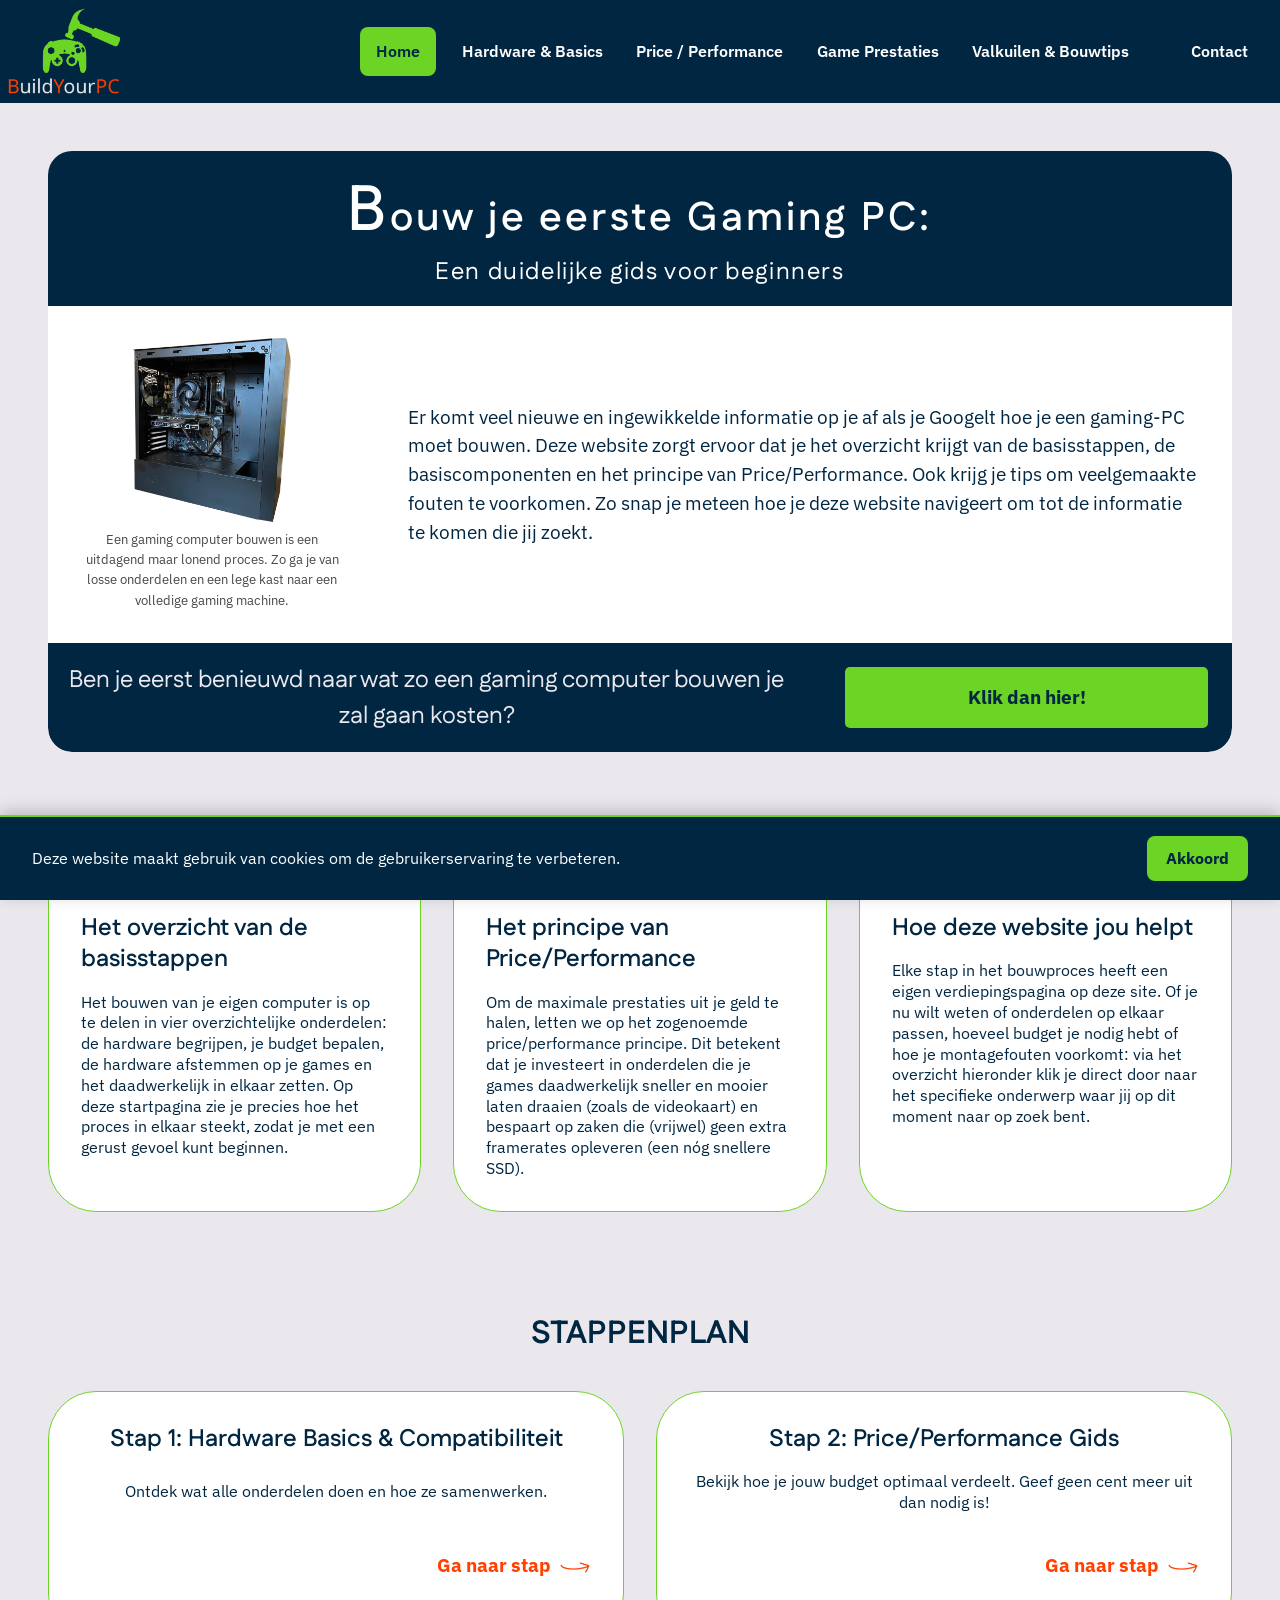
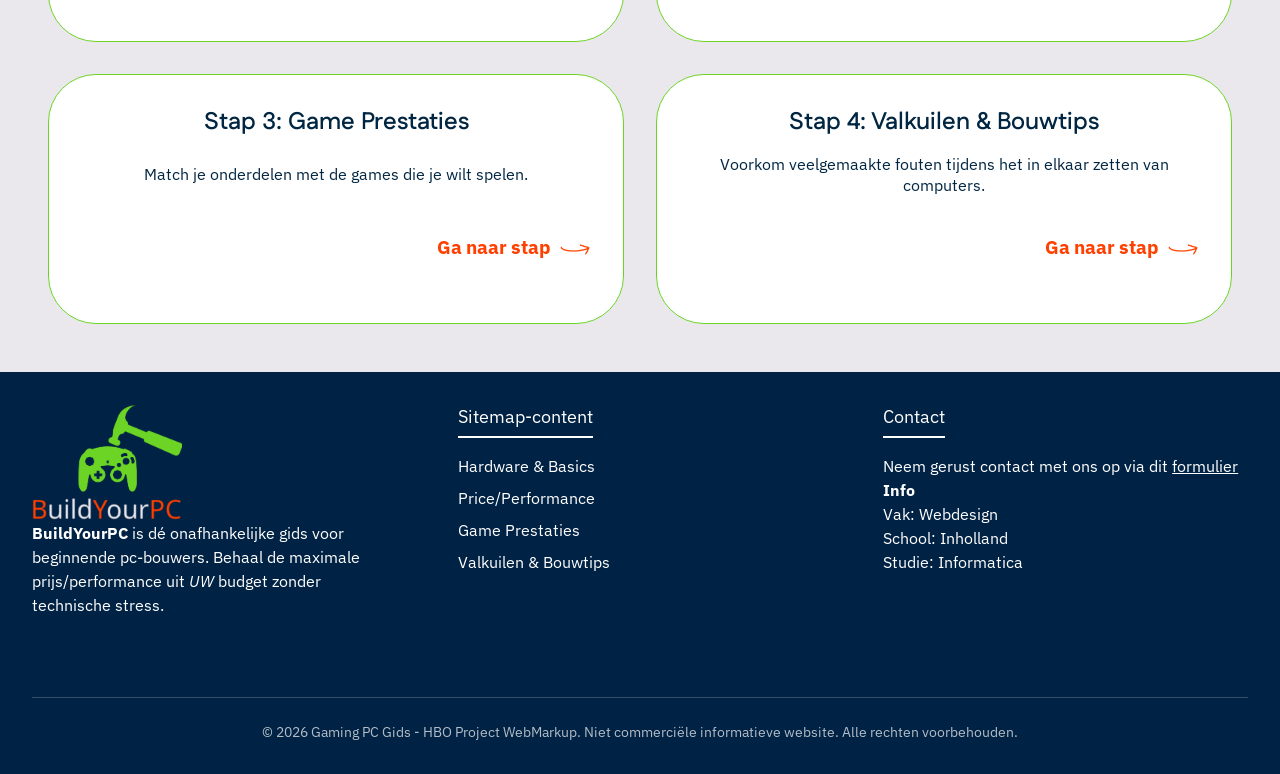
<file: index.html>
<!DOCTYPE html>
<html lang="nl">
    <head>
        <meta charset="UTF-8">
        <meta name="author" content="Caelin Waanders">
        <meta name="viewport" content="width=device-width, initial-scale=1.0">
        <meta name="description" content="BuildYourPC is dé onafhankelijke gids voor beginnende pc-bouwers. Leer de basis van hardware, compatibiliteit en bouw je eigen gaming-PC.">
        <meta name="keywords" content="gaming PC bouwen, pc samenstellen, hardware basis, pc gids, computer bouwen voor beginners">
        <title>BuildYourPC - Home</title>
        <link rel="stylesheet" type="text/css" href="css/style.css">
        <link rel="icon" type="image/png" href="./favicon-96x96.png" sizes="96x96">
        <link rel="icon" type="image/svg+xml" href="./favicon.svg">
        <link rel="shortcut icon" href="./favicon.ico">
        <link rel="apple-touch-icon" sizes="180x180" href="./apple-touch-icon.png">
        <link rel="manifest" href="./site.webmanifest">
        <link rel="preconnect" href="https://fonts.googleapis.com">
        <link rel="preconnect" href="https://fonts.gstatic.com" crossorigin>
        <link href="https://fonts.googleapis.com/css2?family=Fustat:wght@400;500;600;700&family=IBMPlexSans:wght@300;400;500;600;700&display=swap" rel="stylesheet">
    </head>
    <body>

        <header id="home" class="nav">
            <a href="index.html">
                <img src="./img/logo_cropped.png" alt="BuildYourPC Logo" title="Build Your PC">
            </a>
            
            <input type="checkbox" id="nav-toggle" class="sr-only nav-toggle-input">
            <label for="nav-toggle" class="hamburger-btn mobile-only">
                <span class="hamburger-icon"></span>
                <span class="hamburger-icon"></span>
                <span class="hamburger-icon"></span>
            </label>

            <nav class="nav-menu">
                <ul>
                    <li><a class="active" href="index.html">Home</a></li>
                    <li><a href="hardware.html">Hardware &amp; Basics</a></li>
                    <li><a href="price-performance.html">Price / Performance</a></li>
                    <li><a href="games.html">Game Prestaties</a></li>
                    <li><a href="bouwtips.html">Valkuilen &amp; Bouwtips</a></li>
                    <li><a class="contact" href="contact.html">Contact</a></li>
                </ul>
            </nav>
        </header>

        <main>
            <section class="hero-card">
                <header>
                    <h1>Bouw je eerste Gaming PC:</h1>
                    <h2>Een duidelijke gids voor beginners</h2>
                </header>
                <figure>
                    <img title="Reeds gebouwde gaming PC" src="img/pc_building.png" alt="Gaming PC bouwen" class="hero-image">
                    <figcaption>Een gaming computer bouwen is een uitdagend maar lonend proces. Zo ga je van losse onderdelen en een lege kast naar een volledige gaming machine.</figcaption>
                </figure>

                <p>
                    Er komt veel nieuwe en ingewikkelde informatie op je af als je Googelt hoe je een gaming-PC moet bouwen.
                    Deze website zorgt ervoor dat je het overzicht krijgt van de basisstappen, de basiscomponenten en het principe van Price/Performance.
                    Ook krijg je tips om veelgemaakte fouten te voorkomen.
                    Zo snap je meteen hoe je deze website navigeert om tot de informatie te komen die jij zoekt.
                </p>                
                <footer>
                    <h2>Ben je eerst benieuwd naar wat zo een gaming computer bouwen je zal gaan kosten?</h2>
                    <a href="price-performance.html" class="cta-button">Klik dan hier!</a>
                </footer>
            </section>

            <section class="info-homepage">
                <h2 class="sr-only">Informatie overzicht</h2>
                <article class="homepage-card">
                    <img src="img/info.svg" alt="Informatie icoon" class="info" title="Basisstappen">
                    <h2>Het overzicht van de basisstappen</h2>
                    <p>Het bouwen van je eigen computer is op te delen in vier overzichtelijke onderdelen: de hardware begrijpen, je budget bepalen, de hardware afstemmen op je games en het daadwerkelijk in elkaar zetten. Op deze startpagina zie je precies hoe het proces in elkaar steekt, zodat je met een gerust gevoel kunt beginnen.</p>
                </article>

                <article class="homepage-card">
                    <img src="img/info.svg" alt="Price/Performance icoon" class="info" title="Price/Performance">
                    <h2>Het principe van Price/Performance</h2>
                    <p>Om de maximale prestaties uit je geld te halen, letten we op het zogenoemde price/performance principe. Dit betekent dat je investeert in onderdelen die je games daadwerkelijk sneller en mooier laten draaien (zoals de videokaart) en bespaart op zaken die (vrijwel) geen extra framerates opleveren (een nóg snellere SSD).</p>
                </article>

                <article class="homepage-card">
                    <img src="img/info.svg" alt="Hulp icoon" class="info" title="Hoe de site werkt">
                    <h2>Hoe deze website jou helpt</h2>
                    <p>Elke stap in het bouwproces heeft een eigen verdiepingspagina op deze site. Of je nu wilt weten of onderdelen op elkaar passen, hoeveel budget je nodig hebt of hoe je montagefouten voorkomt: via het overzicht hieronder klik je direct door naar het specifieke onderwerp waar jij op dit moment naar op zoek bent.</p>
                </article>
            </section>

            <section class="stappenplan">
                <h2>STAPPENPLAN</h2>
                <section class="stappen-grid">
                    <h3 class="sr-only">Stappenoverzicht</h3>
                    <article class="stap-card">
                        <h3>Stap 1: Hardware Basics &amp; Compatibiliteit</h3>
                        <p>Ontdek wat alle onderdelen doen en hoe ze samenwerken.</p>
                        <a href="hardware.html">Ga naar stap <img src="img/arrow4flip.png" alt="Pijl naar rechts" title="Naar Hardware en Basics"></a>
                    </article>

                    <article class="stap-card">
                        <h3>Stap 2: Price/Performance Gids</h3>
                        <p>Bekijk hoe je jouw budget optimaal verdeelt. Geef geen cent meer uit dan nodig is!</p>
                        <a href="price-performance.html">Ga naar stap <img src="img/arrow4flip.png" alt="Pijl naar rechts" title="Naar Price/performance"></a>
                    </article>

                    <article class="stap-card">
                        <h3>Stap 3: Game Prestaties</h3>
                        <p>Match je onderdelen met de games die je wilt spelen.</p>
                        <a href="games.html">Ga naar stap <img src="img/arrow4flip.png" alt="Pijl naar rechts" title="Naar Game Prestaties"></a>
                    </article>

                    <article class="stap-card">
                        <h3>Stap 4: Valkuilen &amp; Bouwtips</h3>
                        <p>Voorkom veelgemaakte fouten tijdens het in elkaar zetten van computers.</p>
                        <a href="bouwtips.html">Ga naar stap <img src="img/arrow4flip.png" alt="Pijl naar rechts" title="Naar Bouwtips en Valkuilen"></a>
                    </article>
                </section>
            </section>
        </main>

        <aside class="back-to-top">
            <a href="#home">Back to top</a>
        </aside>
        
        <footer>
            <section class="footer-col">
                <h2 class="sr-only">Over BuildYourPC</h2>
                <figure>
                    <a href="index.html">
                        <img src="./img/logo_cropped.png" alt="BuildYourPC Logo" title="Build Your PC">
                    </a>
                </figure>
                <p class="desktop-only"><strong>BuildYourPC</strong> is dé onafhankelijke gids voor beginnende pc-bouwers. Behaal de maximale prijs/performance uit <em>UW</em> budget zonder technische stress.</p>
            </section>

            <section class="footer-col desktop-only">
                <h3>Sitemap-content</h3>
                <ul class="footer-nav">
                    <li><a href="hardware.html">Hardware &amp; Basics</a></li>
                    <li><a href="price-performance.html">Price/Performance</a></li>
                    <li><a href="games.html">Game Prestaties</a></li>
                    <li><a href="bouwtips.html">Valkuilen &amp; Bouwtips</a></li>
                </ul>
            </section>

            <section class="footer-col desktop-only">
                <h3>Contact</h3>
                <p>Neem gerust contact met ons op via dit <a href="formulier.html">formulier</a></p>
                <p><strong>Info</strong></p>
                <p>Vak: Webdesign</p>
                <p>School: Inholland</p>
                <p>Studie: Informatica</p>
            </section>
            
            <section class="footer-bottom">
                <h2 class="sr-only">Copyright en Disclaimer</h2>
                <p>&copy; 2026 Gaming PC Gids - HBO Project WebMarkup. Niet commerciële informatieve website. Alle rechten voorbehouden.</p>
            </section>
        </footer>

        <input type="checkbox" id="cookie-accept" class="sr-only cookie-toggle-input">

        <aside class="cookie-banner">
            <p>Deze website maakt gebruik van cookies om de gebruikerservaring te verbeteren.</p>
            <label for="cookie-accept" class="cookie-btn">Akkoord</label>
        </aside>
    </body>
</html>
</file>
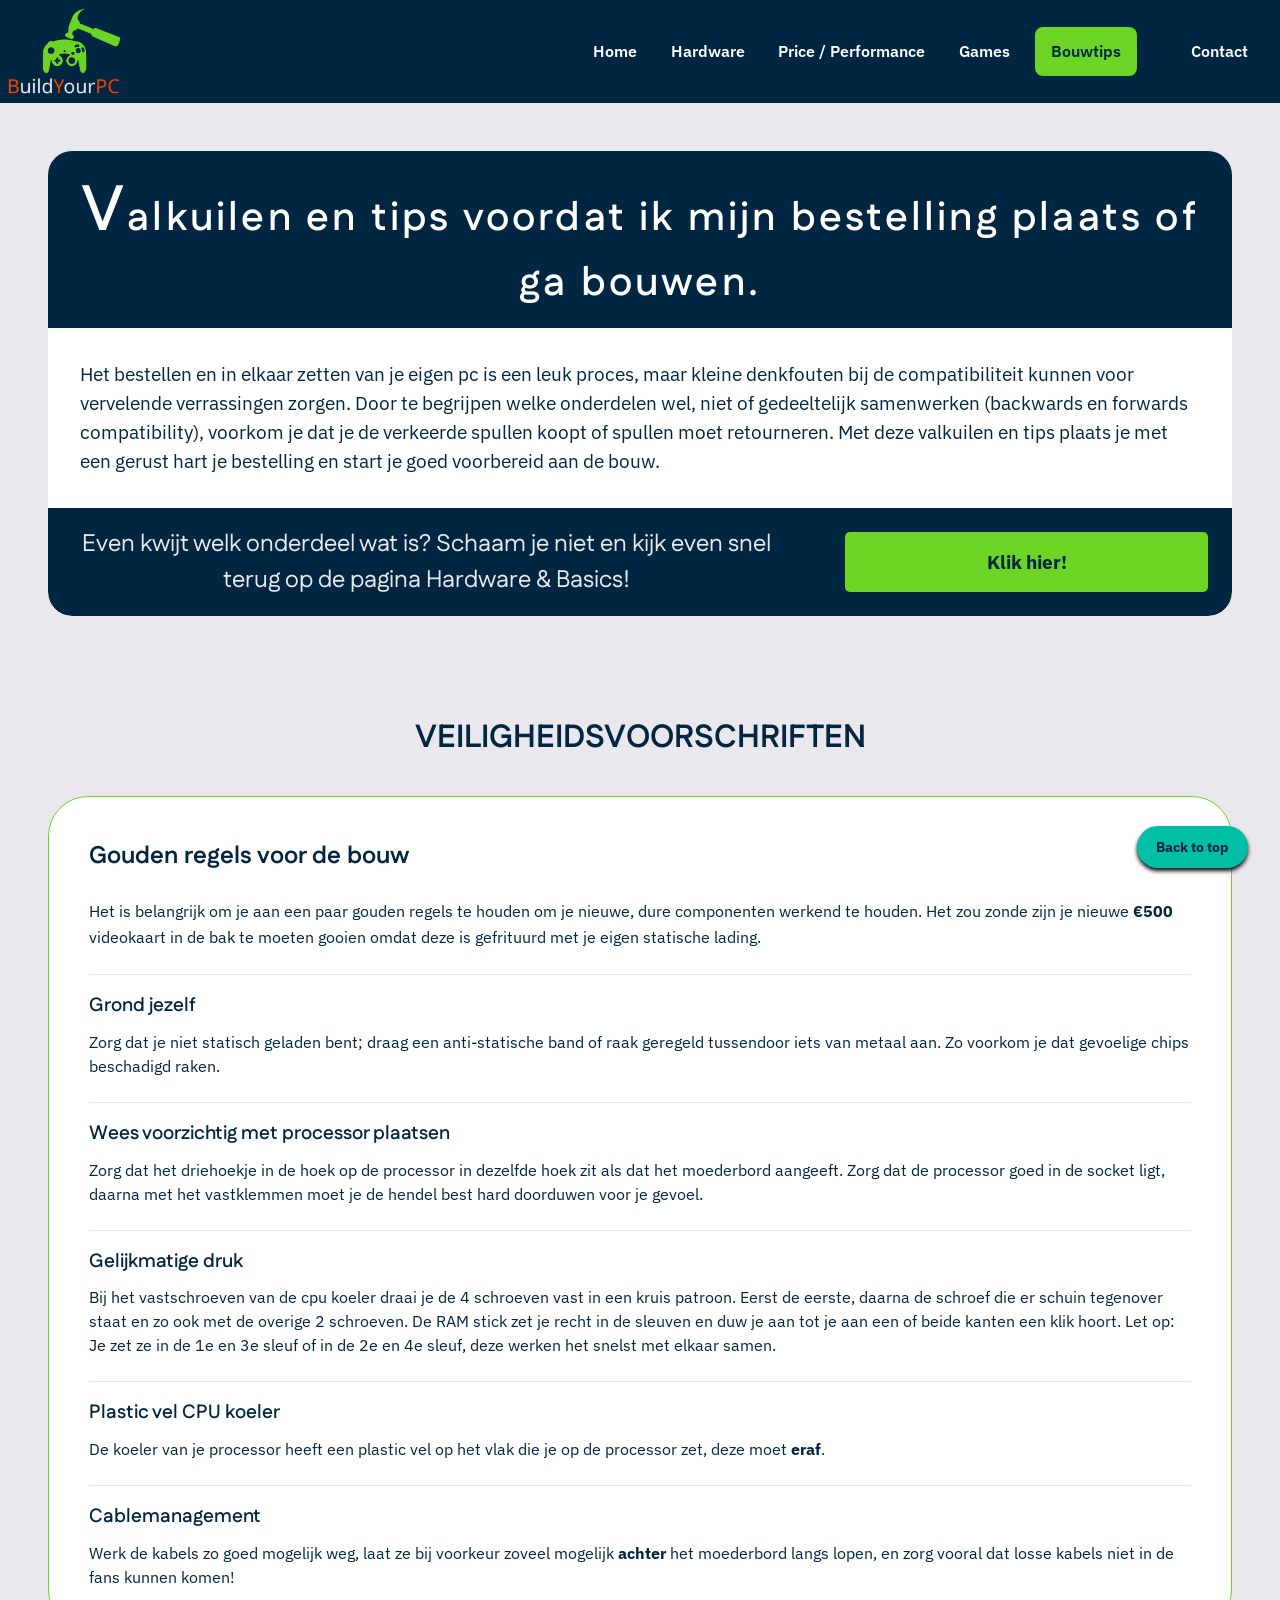
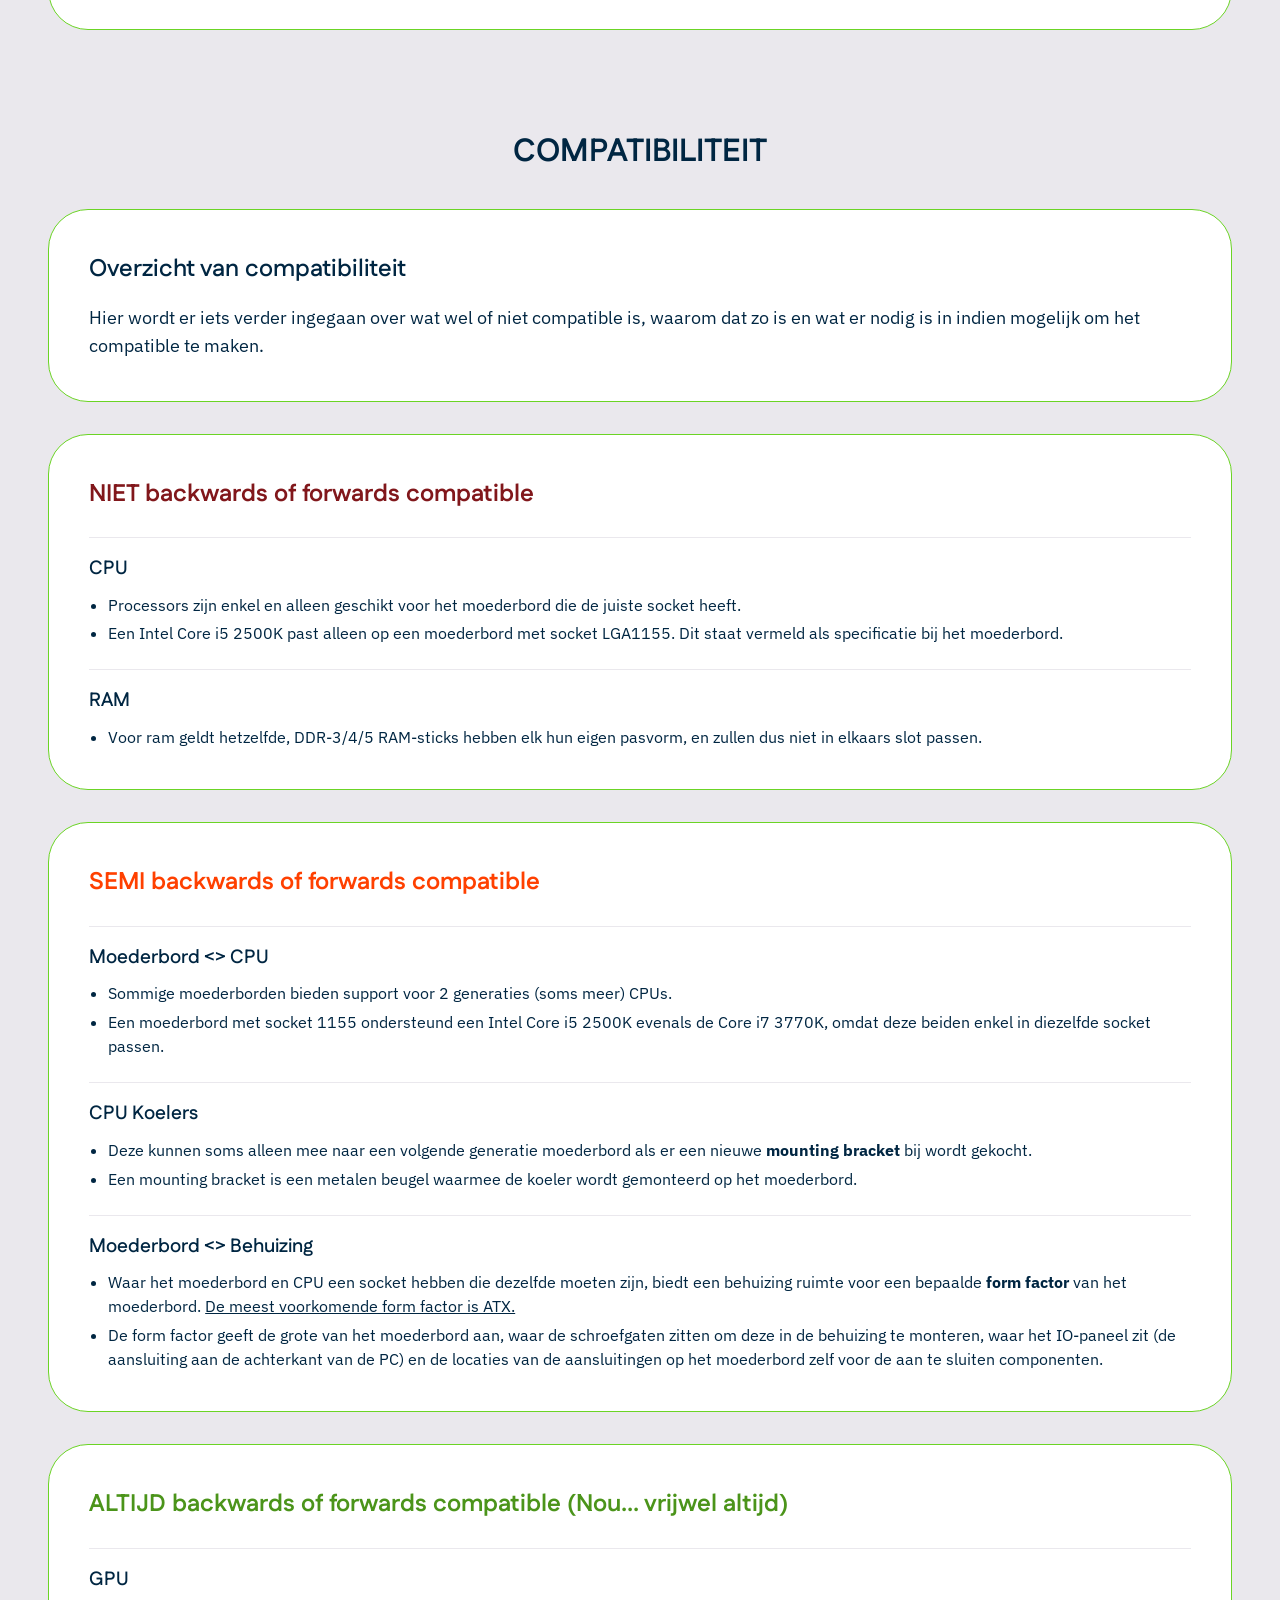
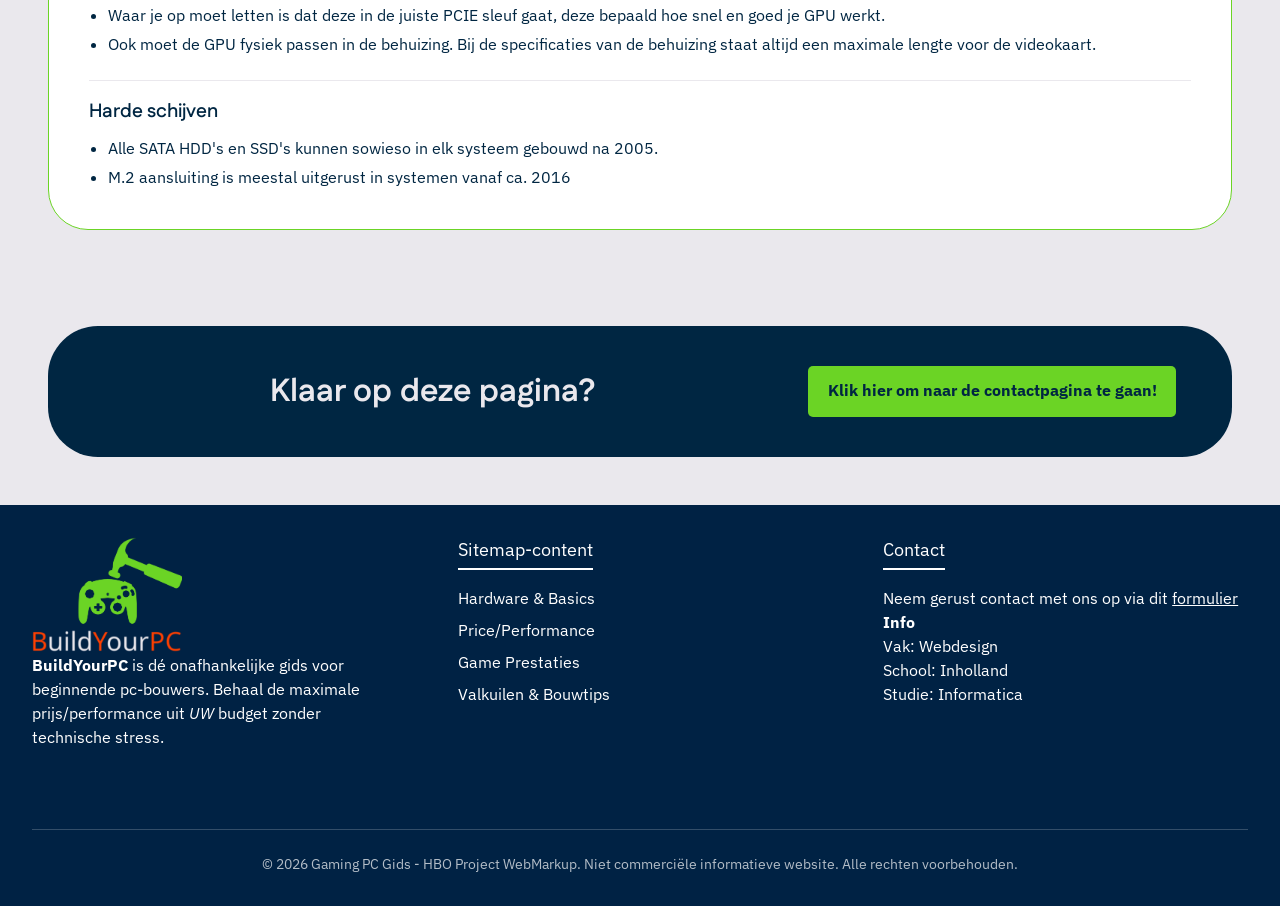
<file: bouwtips.html>
<!DOCTYPE html>
<html lang="nl">
    <head>
        <meta charset="UTF-8">
        <meta name="viewport" content="width=device-width, initial-scale=1.0">
        <meta name="author" content="Caelin Waanders">
        <meta name="description" content="Voorkom veelgemaakte fouten bij het bestellen en bouwen van je pc. Handige tips over statische elektriciteit, compatibiliteit en veilig bouwen.">
        <meta name="keywords" content="bouwtips, pc bouwen valkuilen, compatibiliteit cpu moederbord, antistatisch bandje, pc montage tips">
        <title>BuildYourPC - Valkuilen &amp; Bouwtips</title>
        <link rel="stylesheet" type="text/css" href="css/style.css">
        <link rel="icon" type="image/png" href="./favicon-96x96.png" sizes="96x96">
        <link rel="icon" type="image/svg+xml" href="./favicon.svg">
        <link rel="shortcut icon" href="./favicon.ico">
        <link rel="apple-touch-icon" sizes="180x180" href="./apple-touch-icon.png">
        <link rel="manifest" href="./site.webmanifest">
        <link rel="preconnect" href="https://fonts.googleapis.com">
        <link rel="preconnect" href="https://fonts.gstatic.com" crossorigin>
        <link href="https://fonts.googleapis.com/css2?family=Fustat:wght@400;500;600;700&family=IBMPlexSans:wght@300;400;500;600;700&display=swap" rel="stylesheet">
    </head>
    <body>

        <header id="home" class="nav">
            <a href="index.html">
                <img src="./img/logo_cropped.png" alt="BuildYourPC Logo" title="Build Your PC">
            </a>

            <input type="checkbox" id="nav-toggle" class="sr-only nav-toggle-input">
            <label for="nav-toggle" class="hamburger-btn mobile-only">
                <span class="hamburger-icon"></span>
                <span class="hamburger-icon"></span>
                <span class="hamburger-icon"></span>
            </label>

            <nav class="nav-menu">
                <ul>
                    <li><a href="index.html">Home</a></li>
                    <li><a href="hardware.html">Hardware</a></li>
                    <li><a href="price-performance.html">Price / Performance</a></li>
                    <li><a href="games.html">Games</a></li>
                    <li><a class="active" href="bouwtips.html">Bouwtips</a></li>
                    <li><a class="contact" href="contact.html">Contact</a></li>
                </ul>
            </nav>
        </header>

        <main>
            <section class="hero-card">
                <header>
                    <h1>Valkuilen en tips voordat ik mijn bestelling plaats of ga bouwen.</h1>
                </header>
                <p>
                    Het bestellen en in elkaar zetten van je eigen pc is een leuk proces, maar kleine denkfouten bij de compatibiliteit kunnen voor vervelende verrassingen zorgen.
                    Door te begrijpen welke onderdelen wel, niet of gedeeltelijk samenwerken (backwards en forwards compatibility), voorkom je dat je de verkeerde spullen koopt of spullen moet retourneren. Met deze valkuilen en tips plaats je met een gerust hart je bestelling en start je goed voorbereid aan de bouw.
                </p>
                <footer>
                    <h2>Even kwijt welk onderdeel wat is? Schaam je niet en kijk even snel terug op de pagina Hardware &amp; Basics!</h2>
                    <a href="hardware.html" class="cta-button">Klik hier!</a>
                </footer>
            </section>

            <section class="cards-section">
                <h2>veiligheidsvoorschriften</h2>

                <section class="compat-stack">
                    <h3 class="sr-only">Veiligheid en regels</h3>
                    <article class="bouwtips-card">
                        <h3>Gouden regels voor de bouw</h3>
                        <p>
                            Het is belangrijk om je aan een paar gouden regels te houden om je nieuwe, dure componenten werkend te houden. Het zou zonde zijn je nieuwe <strong>&euro;500</strong> videokaart in de bak te moeten gooien omdat deze is gefrituurd met je eigen statische lading.
                        </p>

                        <section class="bouwtips-sub-stack">
                            <h4 class="sr-only">Lijst van gouden regels</h4>
                            <article class="bouwtips-item">
                                <h4>Grond jezelf</h4>
                                <p>Zorg dat je niet statisch geladen bent; draag een anti-statische band of raak geregeld tussendoor iets van metaal aan. Zo voorkom je dat gevoelige chips beschadigd raken.</p>
                            </article>

                            <article class="bouwtips-item">
                                <h4>Wees voorzichtig met processor plaatsen</h4>
                                <p>Zorg dat het driehoekje in de hoek op de processor in dezelfde hoek zit als dat het moederbord aangeeft. Zorg dat de processor goed in de socket ligt, daarna met het vastklemmen moet je de hendel best hard doorduwen voor je gevoel.</p>
                            </article>

                            <article class="bouwtips-item">
                                <h4>Gelijkmatige druk</h4>
                                <p>Bij het vastschroeven van de cpu koeler draai je de 4 schroeven vast in een kruis patroon. Eerst de eerste, daarna de schroef die er schuin tegenover staat en zo ook met de overige 2 schroeven. De RAM stick zet je recht in de sleuven en duw je aan tot je aan een of beide kanten een klik hoort. Let op: Je zet ze in de 1e en 3e sleuf of in de 2e en 4e sleuf, deze werken het snelst met elkaar samen.</p>
                            </article>

                            <article class="bouwtips-item">
                                <h4>Plastic vel CPU koeler</h4>
                                <p>De koeler van je processor heeft een plastic vel op het vlak die je op de processor zet, deze moet <strong>eraf</strong>.</p>
                            </article>

                            <article class="bouwtips-item">
                                <h4>Cablemanagement</h4>
                                <p>Werk de kabels zo goed mogelijk weg, laat ze bij voorkeur zoveel mogelijk <strong>achter</strong> het moederbord langs lopen, en zorg vooral dat losse kabels niet in de fans kunnen komen!</p>
                            </article>
                        </section>
                    </article>
                </section>
            </section>
            
            <section class="cards-section">
                <h2>compatibiliteit</h2>

                <section class="compat-stack">
                    <h3 class="sr-only">Compatibiliteit categorieën</h3>
                    <article class="compat-card">
                        <h3>Overzicht van compatibiliteit</h3>
                        <p>Hier wordt er iets verder ingegaan over wat wel of niet compatible is, waarom dat zo is en wat er nodig is in indien mogelijk om het compatible te maken.</p>
                    </article>

                    <article class="bouwtips-card">
                        <h3 class="label-niet">NIET backwards of forwards compatible</h3>
                        <section class="bouwtips-sub-stack">
                            <h4 class="sr-only">Niet compatible onderdelen</h4>
                            <article class="bouwtips-item">
                                <h4>CPU</h4>
                                <ul>
                                    <li>Processors zijn enkel en alleen geschikt voor het moederbord die de juiste socket heeft.</li>
                                    <li>Een Intel Core i5 2500K past alleen op een moederbord met socket LGA1155. Dit staat vermeld als specificatie bij het moederbord.</li>
                                </ul>
                            </article>
                            <article class="bouwtips-item">
                                <h4>RAM</h4>
                                <ul>
                                    <li>Voor ram geldt hetzelfde, DDR-3/4/5 RAM-sticks hebben elk hun eigen pasvorm, en zullen dus niet in elkaars slot passen.</li>
                                </ul>
                            </article>
                        </section>
                    </article>

                    <article class="bouwtips-card">
                        <h3 class="label-semi">SEMI backwards of forwards compatible</h3>
                        <section class="bouwtips-sub-stack">
                            <h4 class="sr-only">Semi compatible onderdelen</h4>
                            <article class="bouwtips-item">
                                <h4>Moederbord &lt;&gt; CPU</h4>
                                <ul>
                                    <li>Sommige moederborden bieden support voor 2 generaties (soms meer) CPUs.</li>
                                    <li>Een moederbord met socket 1155 ondersteund een Intel Core i5 2500K evenals de Core i7 3770K, omdat deze beiden enkel in diezelfde socket passen.</li>
                                </ul>
                            </article>
                            <article class="bouwtips-item">
                                <h4>CPU Koelers</h4>
                                <ul>
                                    <li>Deze kunnen soms alleen mee naar een volgende generatie moederbord als er een nieuwe <strong>mounting bracket</strong> bij wordt gekocht.</li>
                                    <li>Een mounting bracket is een metalen beugel waarmee de koeler wordt gemonteerd op het moederbord.</li>
                                </ul>
                            </article>
                            <article class="bouwtips-item">
                                <h4>Moederbord &lt;&gt; Behuizing</h4>
                                <ul>
                                    <li>Waar het moederbord en CPU een socket hebben die dezelfde moeten zijn, biedt een behuizing ruimte voor een bepaalde <strong>form factor</strong> van het moederbord. <em class="underline">De meest voorkomende form factor is ATX.</em></li>
                                    <li>De form factor geeft de grote van het moederbord aan, waar de schroefgaten zitten om deze in de behuizing te monteren, waar het IO-paneel zit (de aansluiting aan de achterkant van de PC) en de locaties van de aansluitingen op het moederbord zelf voor de aan te sluiten componenten.</li>
                                </ul>
                            </article>
                        </section>
                    </article>

                    <article class="bouwtips-card">
                        <h3 class="label-altijd">ALTIJD backwards of forwards compatible (Nou... vrijwel altijd)</h3>
                        <section class="bouwtips-sub-stack">
                            <h4 class="sr-only">Vrijwel altijd compatible onderdelen</h4>
                            <article class="bouwtips-item">
                                <h4>GPU</h4>
                                <ul>
                                    <li>Waar je op moet letten is dat deze in de juiste PCIE sleuf gaat, deze bepaald hoe snel en goed je GPU werkt.</li>
                                    <li>Ook moet de GPU fysiek passen in de behuizing. Bij de specificaties van de behuizing staat altijd een maximale lengte voor de videokaart.</li>
                                </ul>
                            </article>
                            <article class="bouwtips-item">
                                <h4>Harde schijven</h4>
                                <ul>
                                    <li>Alle SATA HDD's en SSD's kunnen sowieso in elk systeem gebouwd na 2005.</li>
                                    <li>M.2 aansluiting is meestal uitgerust in systemen vanaf ca. 2016</li>
                                </ul>
                            </article>
                        </section>
                    </article>
                </section>
            </section>

            <section class="page-cta-banner">
                <h2>Klaar op deze pagina?</h2>
                <a href="contact.html" class="cta-button">Klik hier om naar de contactpagina te gaan!</a>
            </section>
        </main>

        <aside class="back-to-top">
            <a href="#home">Back to top</a>
        </aside>

        <footer>
            <section class="footer-col">
                <h2 class="sr-only">Over BuildYourPC</h2>
                <figure>
                    <a href="index.html#home">
                        <img src="./img/logo_cropped.png" alt="BuildYourPC Logo" title="Build Your PC">
                    </a>
                </figure>
                <p class="desktop-only"><strong>BuildYourPC</strong> is dé onafhankelijke gids voor beginnende pc-bouwers. Behaal de maximale prijs/performance uit <em>UW</em> budget zonder technische stress.</p>
            </section>

            <section class="footer-col desktop-only">
                <h3>Sitemap-content</h3>
                <ul class="footer-nav">
                    <li><a href="hardware.html">Hardware &amp; Basics</a></li>
                    <li><a href="price-performance.html">Price/Performance</a></li>
                    <li><a href="games.html">Game Prestaties</a></li>
                    <li><a href="bouwtips.html">Valkuilen &amp; Bouwtips</a></li>
                </ul>
            </section>

            <section class="footer-col desktop-only">
                <h3>Contact</h3>
                <p>Neem gerust contact met ons op via dit <a href="formulier.html">formulier</a></p>
                <p><strong>Info</strong></p>
                <p>Vak: Webdesign</p>
                <p>School: Inholland</p>
                <p>Studie: Informatica</p>
            </section>

            <section class="footer-bottom">
                <h2 class="sr-only">Copyright en Disclaimer</h2>
                <p>&copy; 2026 Gaming PC Gids - HBO Project WebMarkup. Niet commerciële informatieve website. Alle rechten voorbehouden.</p>
            </section>
        </footer>

    </body>
</html>
</file>
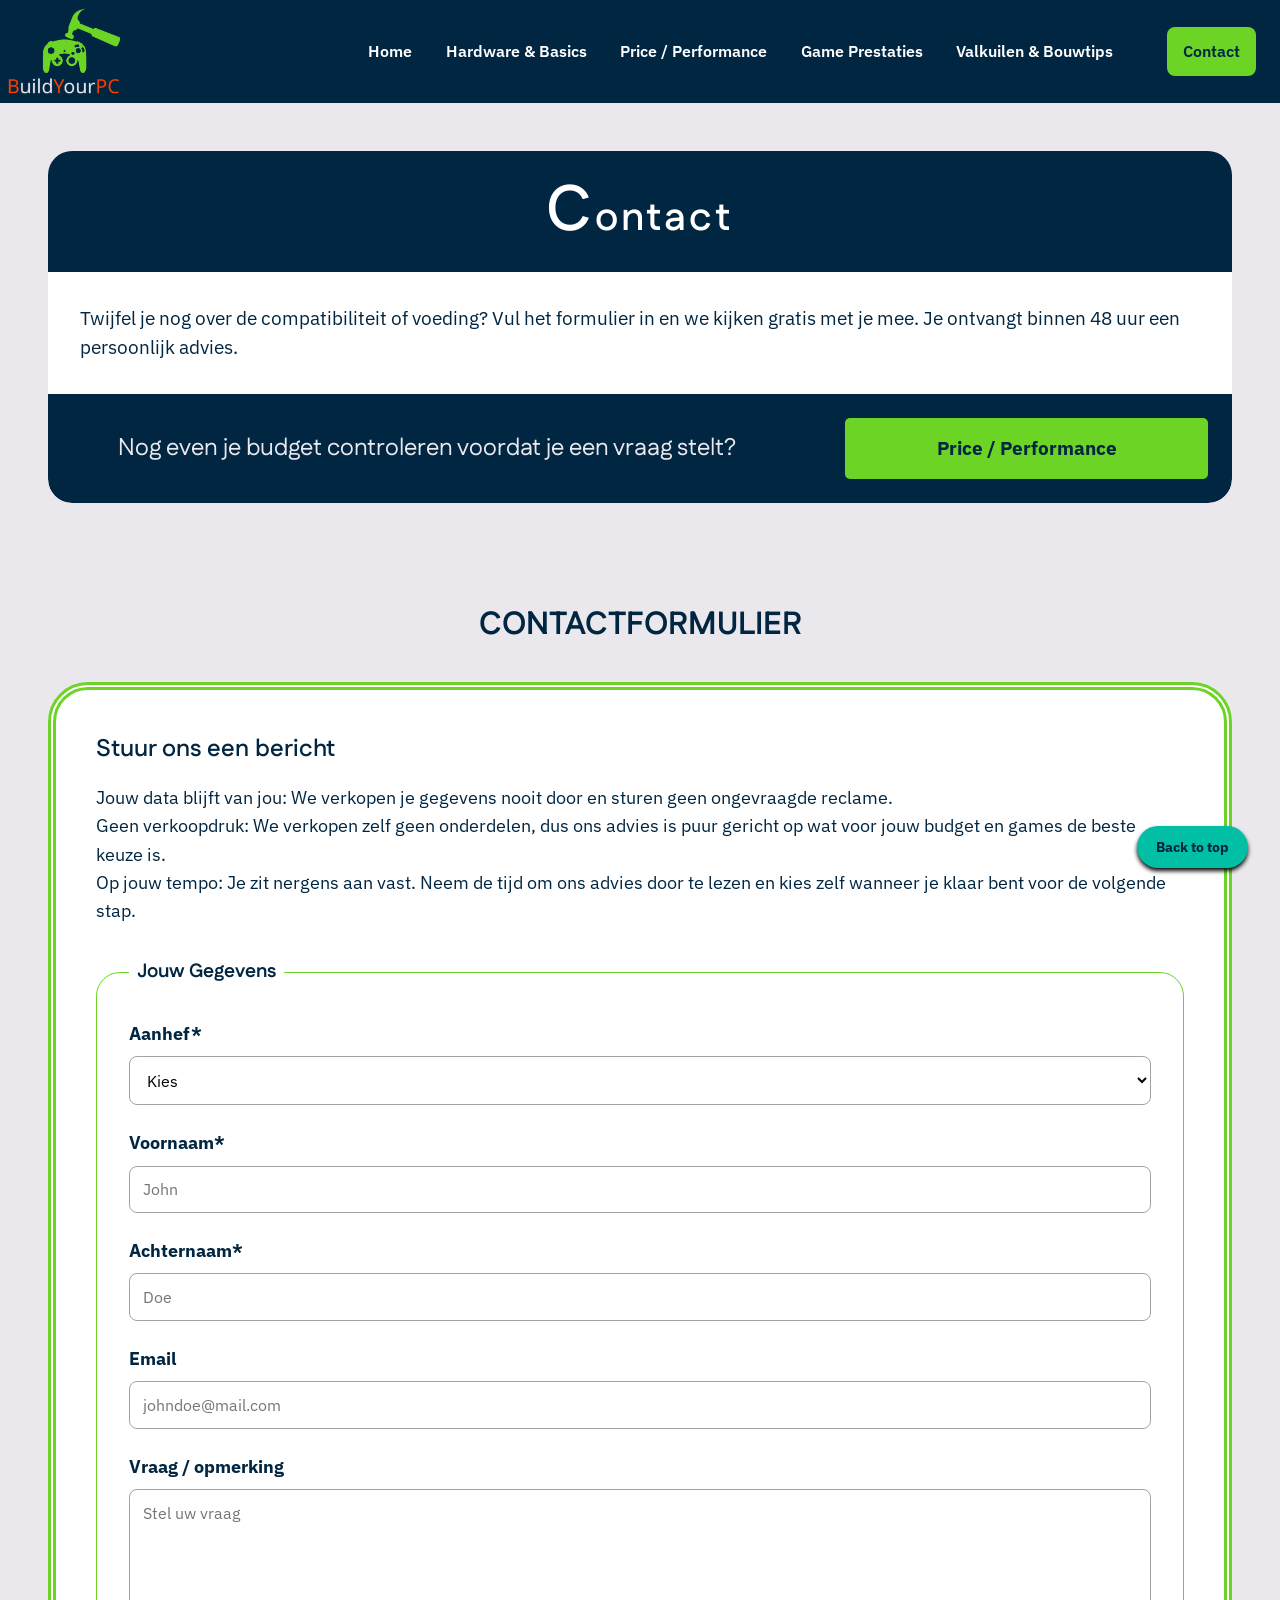
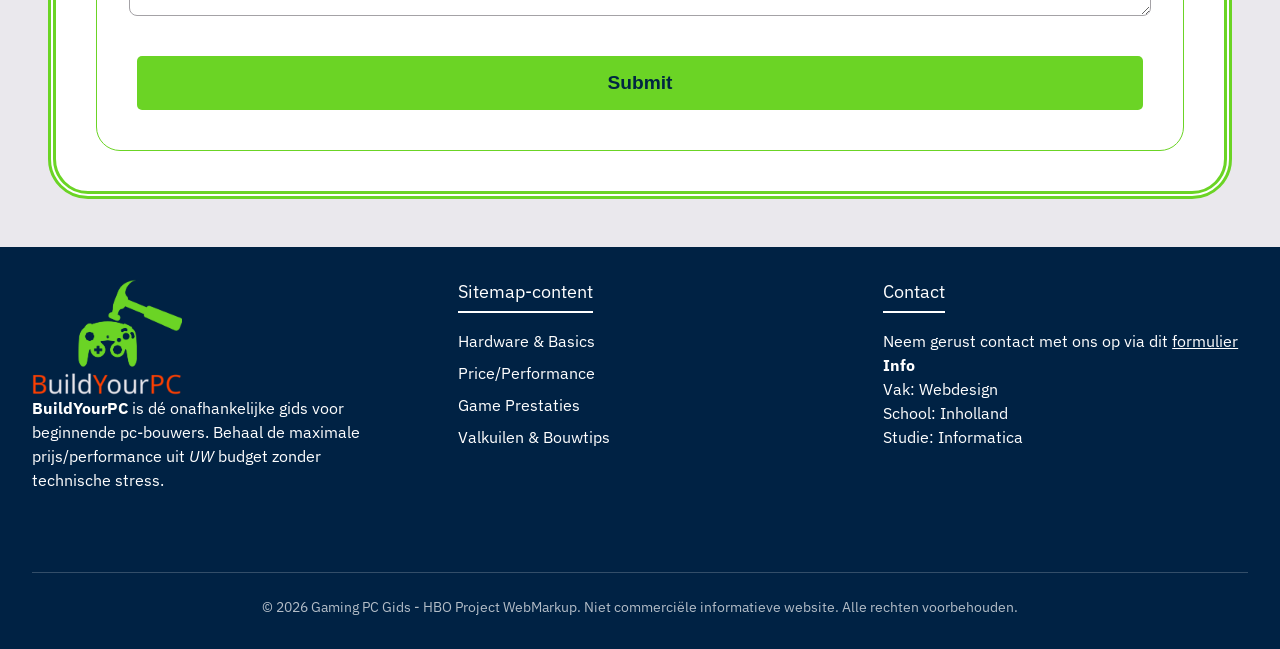
<file: contact.html>
<!DOCTYPE html>
<html lang="nl">
    <head>
        <meta charset="UTF-8">
        <meta name="viewport" content="width=device-width, initial-scale=1.0">
        <meta name="author" content="Caelin Waanders">
        <meta name="description" content="Neem contact op met BuildYourPC voor vragen over je pc-samenstelling of compatibiliteit. Ontvang binnen 48 uur een persoonlijk advies.">
        <meta name="keywords" content="contact, pc advies vragen, hulp bij pc samenstellen, feedback op onderdelen">
        <title>BuildYourPC - Contact</title>
        <link rel="stylesheet" type="text/css" href="css/style.css">
        <link rel="icon" type="image/png" href="./favicon-96x96.png" sizes="96x96" >
        <link rel="icon" type="image/svg+xml" href="./favicon.svg" >
        <link rel="shortcut icon" href="./favicon.ico" >
        <link rel="apple-touch-icon" sizes="180x180" href="./apple-touch-icon.png" >
        <link rel="manifest" href="./site.webmanifest" >
        <link rel="preconnect" href="https://fonts.googleapis.com">
        <link rel="preconnect" href="https://fonts.gstatic.com" crossorigin>
        <link href="https://fonts.googleapis.com/css2?family=Fustat:wght@400;500;600;700&family=IBMPlexSans:wght@300;400;500;600;700&display=swap" rel="stylesheet">

    </head>
    <body>

        <header id="home" class="nav">
            <a href="index.html">
                <img src="./img/logo_cropped.png" alt="BuildYourPC Logo" title="Build Your PC">
            </a>
            
            <input type="checkbox" id="nav-toggle" class="sr-only nav-toggle-input">
            
            <label for="nav-toggle" class="hamburger-btn mobile-only">
                <span class="hamburger-icon"></span>
                <span class="hamburger-icon"></span>
                <span class="hamburger-icon"></span>
            </label>

            <nav class="nav-menu">
                <ul>
                    <li><a href="index.html">Home</a></li>
                    <li><a href="hardware.html">Hardware &amp; Basics</a></li>
                    <li><a href="price-performance.html">Price / Performance</a></li>
                    <li><a href="games.html">Game Prestaties</a></li>
                    <li><a href="bouwtips.html">Valkuilen &amp; Bouwtips</a></li>
                    <li><a class="active contact" href="contact.html">Contact</a></li>
                </ul>
            </nav>
        </header>

        <main>
            <section class="hero-card">
                <header>
                    <h1>Contact</h1>
                </header>
                <p>
                    Twijfel je nog over de compatibiliteit of voeding? Vul het formulier in en we kijken gratis met je mee. Je ontvangt binnen 48 uur een persoonlijk advies.
                </p>
                <footer>
                    <h2>Nog even je budget controleren voordat je een vraag stelt?</h2>
                    <a href="price-performance.html" class="cta-button">Price / Performance</a>
                </footer>
            </section>

            <section class="cards-section">
                <h2>CONTACTFORMULIER</h2>

                <section class="compat-stack">
                    <h3 class="sr-only">Contact formulier</h3>
                    <article class="compat-card double">
                        <h3>Stuur ons een bericht</h3>
                        <ul>
                            <li>Jouw data blijft van jou: We verkopen je gegevens nooit door en sturen geen ongevraagde reclame.</li>
                            <li>Geen verkoopdruk: We verkopen zelf geen onderdelen, dus ons advies is puur gericht op wat voor jouw budget en games de beste keuze is.</li>
                            <li>Op jouw tempo: Je zit nergens aan vast. Neem de tijd om ons advies door te lezen en kies zelf wanneer je klaar bent voor de volgende stap.</li>
                        </ul>
                        <form action="#" method="post" class="contact-form">
                            <fieldset class="contact-fieldset">
                                <legend class="contact-legend">Jouw Gegevens</legend>
                                
                                <p class="form-group">
                                    <label for="aanhef">Aanhef*</label>
                                    <select id="aanhef" name="aanhef" required>
                                        <option value="" disabled selected>Kies</option>
                                        <option value="heer">De heer</option>
                                        <option value="mevrouw">Mevrouw</option>
                                        <option value="anders">Anders</option>
                                    </select>
                                </p>

                                <p class="form-group">
                                    <label for="voornaam">Voornaam*</label>
                                    <input type="text" id="voornaam" name="voornaam" placeholder="John" required>
                                </p>

                                <p class="form-group">
                                    <label for="achternaam">Achternaam*</label>
                                    <input type="text" id="achternaam" name="achternaam" placeholder="Doe" required>
                                </p>

                                <p class="form-group">
                                    <label for="email">Email</label>
                                    <input type="email" id="email" name="email" placeholder="johndoe@mail.com" required>
                                </p>

                                <p class="form-group">
                                    <label for="bericht">Vraag / opmerking</label>
                                    <textarea id="bericht" name="bericht" rows="5" placeholder="Stel uw vraag" required></textarea>
                                </p>

                                <p class="form-submit-wrapper">
                                    <input type="submit" value="Submit" class="cta-button contact-submit">
                                </p>
                            </fieldset>
                        </form>
                    </article>
                </section>
            </section>
        </main>

        <aside class="back-to-top">
            <a href="#home">Back to top</a>
        </aside>

        <footer>
            <section class="footer-col">
                <h2 class="sr-only">Over BuildYourPC</h2>
                <figure>
                    <a href="index.html#home">
                        <img src="./img/logo_cropped.png" alt="BuildYourPC Logo" title="Build Your PC">
                    </a>
                </figure>
                <p class="desktop-only"><strong>BuildYourPC</strong> is dé onafhankelijke gids voor beginnende pc-bouwers. Behaal de maximale prijs/performance uit <em>UW</em> budget zonder technische stress.</p>
            </section>

            <section class="footer-col desktop-only">
                <h3>Sitemap-content</h3>
                <ul class="footer-nav">
                    <li><a href="hardware.html">Hardware &amp; Basics</a></li>
                    <li><a href="price-performance.html">Price/Performance</a></li>
                    <li><a href="games.html">Game Prestaties</a></li>
                    <li><a href="bouwtips.html">Valkuilen &amp; Bouwtips</a></li>
                </ul>
            </section>

            <section class="footer-col desktop-only">
                <h3>Contact</h3>
                <p>Neem gerust contact met ons op via dit <a href="formulier.html">formulier</a></p>
                <p><strong>Info</strong></p>
                <p>Vak: Webdesign</p>
                <p>School: Inholland</p>
                <p>Studie: Informatica</p>
            </section>

            <section class="footer-bottom">
                <h2 class="sr-only">Copyright en Disclaimer</h2>
                <p>&copy; 2026 Gaming PC Gids - HBO Project WebMarkup. Niet commerciële informatieve website. Alle rechten voorbehouden.</p>
            </section>
        </footer>

    </body>
</html>
</file>
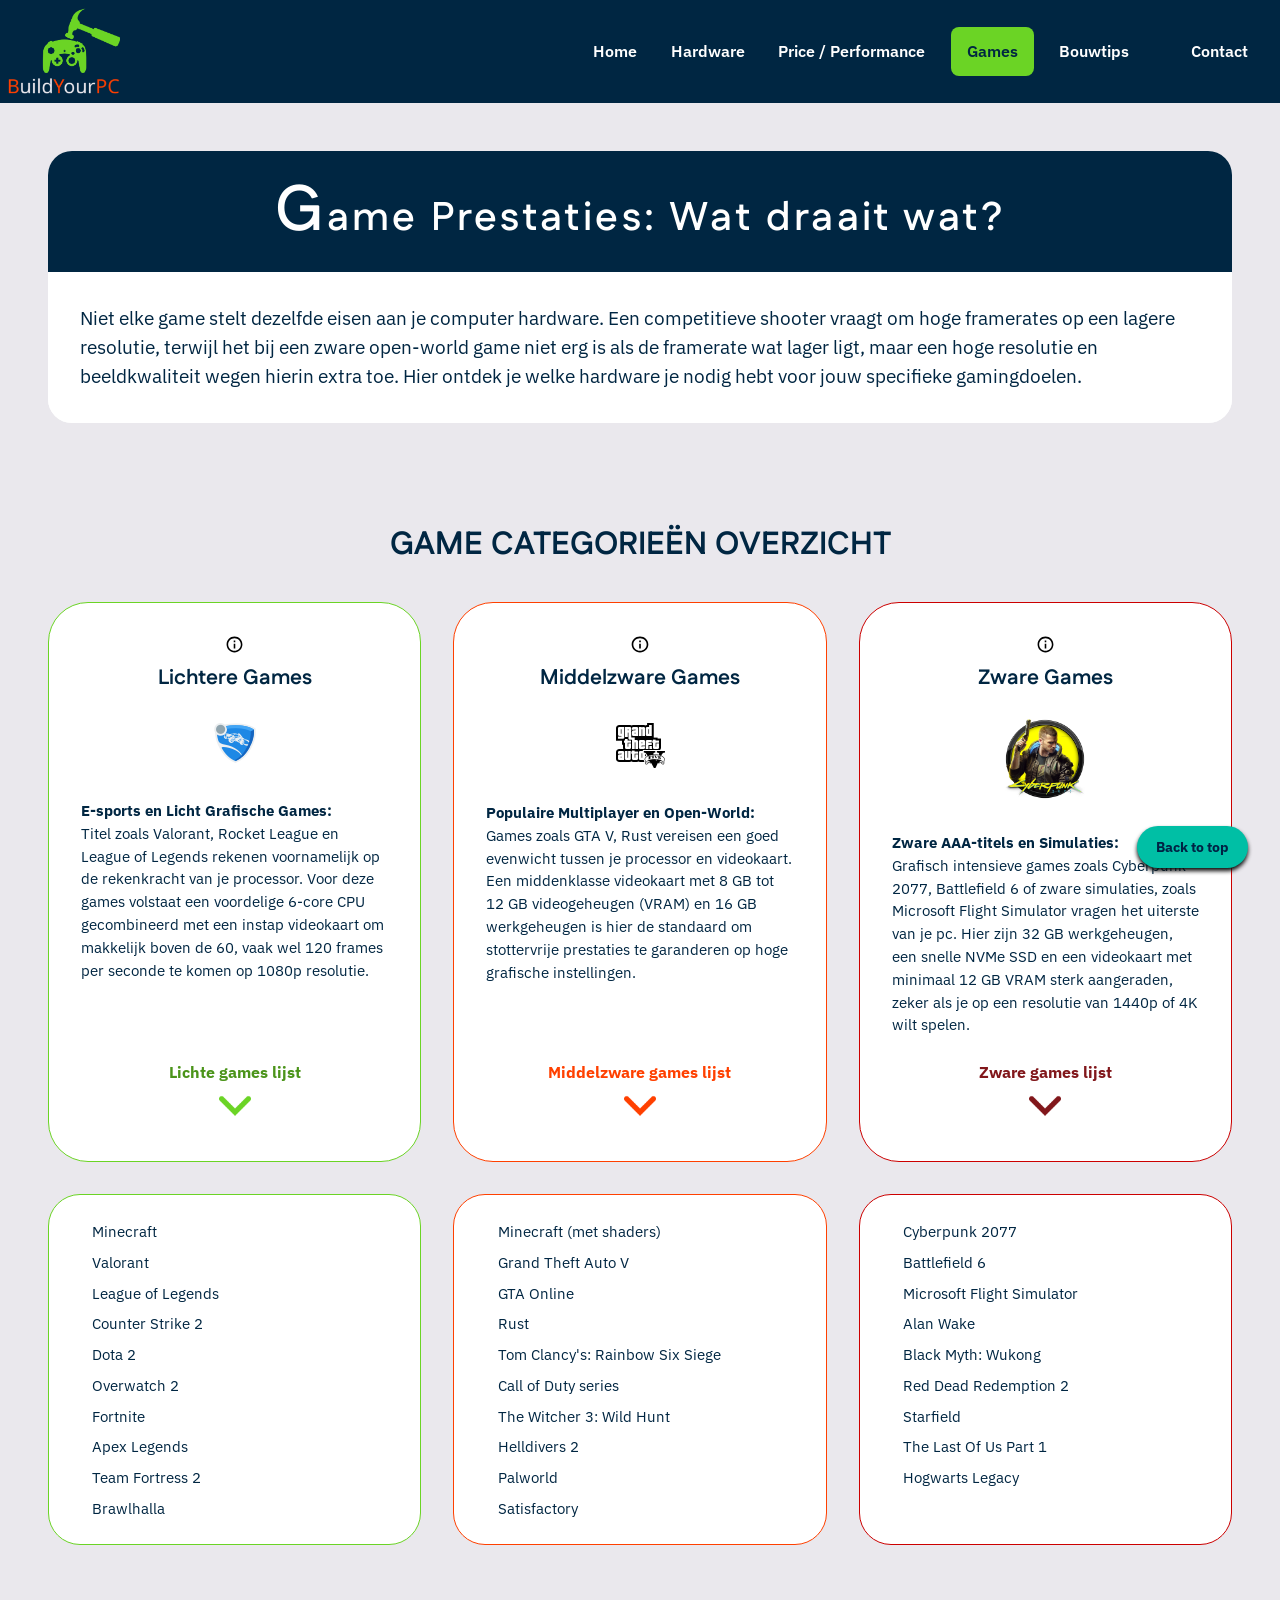
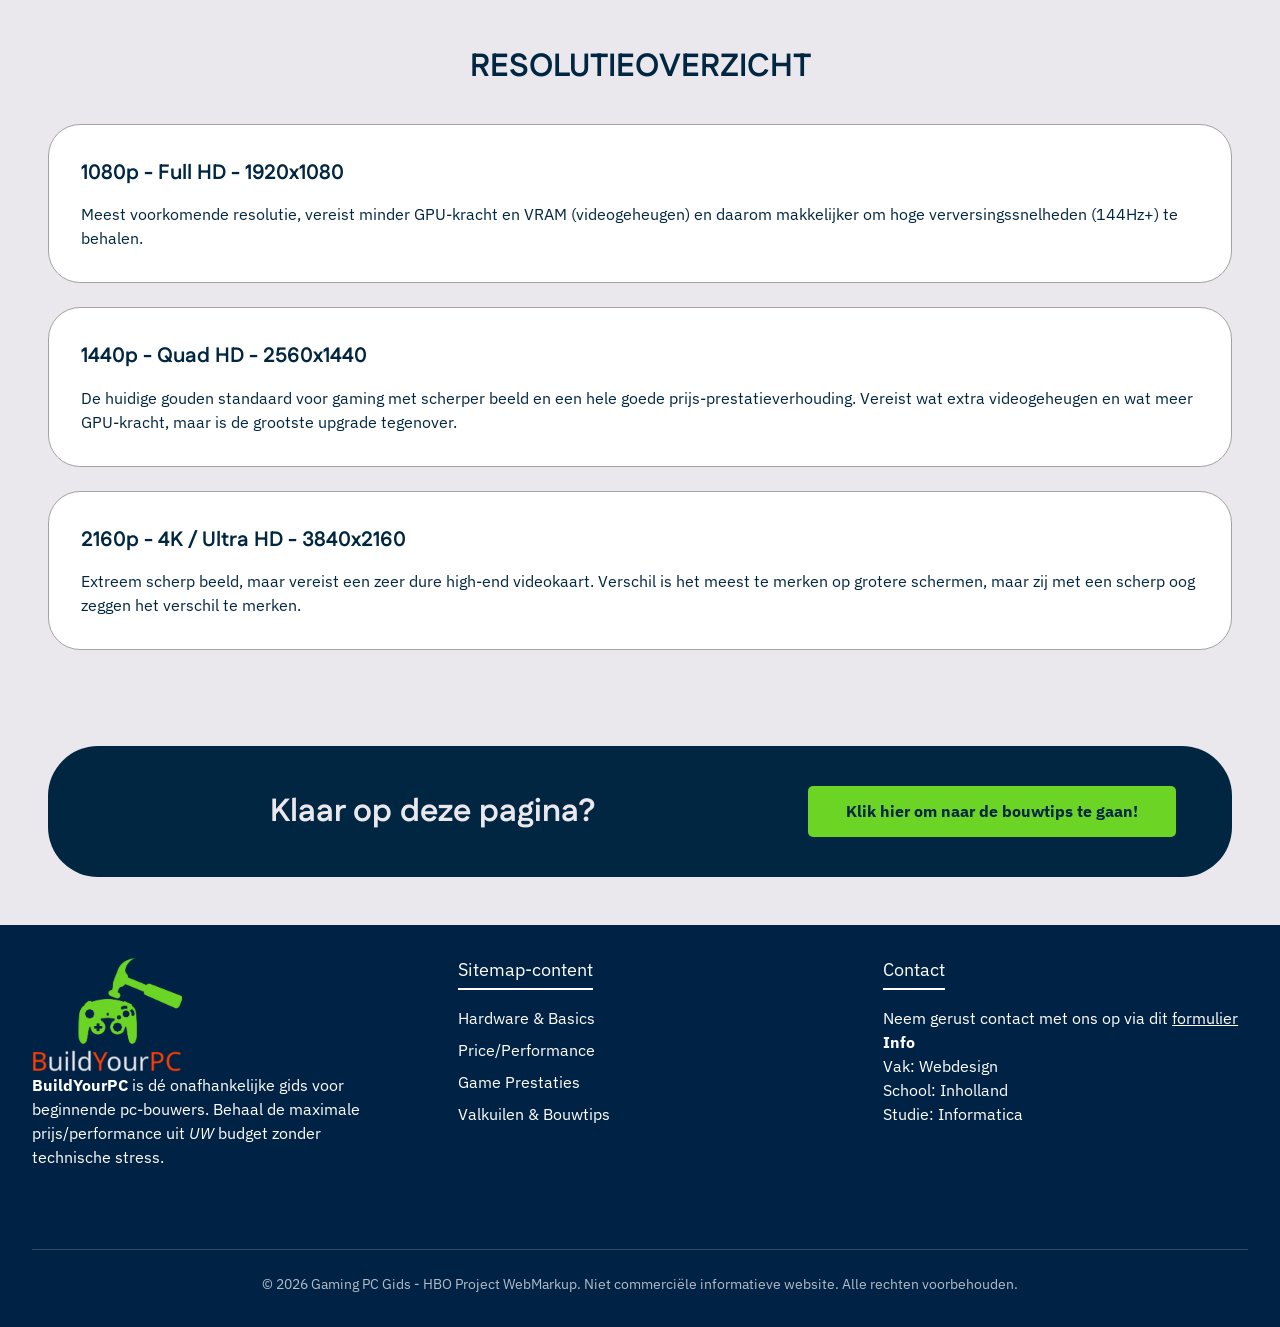
<file: games.html>
<!DOCTYPE html>
<html lang="nl">
    <head>
        <meta charset="UTF-8">
        <meta name="viewport" content="width=device-width, initial-scale=1.0">
        <meta name="author" content="Caelin Waanders">
        <meta name="description" content="Check welke hardware je nodig hebt voor jouw favoriete games. Match jouw pc-onderdelen met de juiste resolutie en prestaties.">
        <meta name="keywords" content="game prestaties, FPS games, resolutie overzicht, hardware voor games, 1080p 1440p 4K gaming">        <title>BuildYourPC - Game Prestaties</title>
        <link rel="stylesheet" type="text/css" href="css/style.css">
        <link rel="icon" type="image/png" href="./favicon-96x96.png" sizes="96x96">
        <link rel="icon" type="image/svg+xml" href="./favicon.svg">
        <link rel="shortcut icon" href="./favicon.ico">
        <link rel="apple-touch-icon" sizes="180x180" href="./apple-touch-icon.png">
        <link rel="manifest" href="./site.webmanifest">
        <link rel="preconnect" href="https://fonts.googleapis.com">
        <link rel="preconnect" href="https://fonts.gstatic.com" crossorigin>
        <link href="https://fonts.googleapis.com/css2?family=Fustat:wght@400;500;600;700&family=IBMPlexSans:wght@300;400;500;600;700&display=swap" rel="stylesheet">

    </head>
    <body>

        <header id="home" class="nav">
            <a href="index.html">
                <img src="./img/logo_cropped.png" alt="BuildYourPC Logo" title="Build Your PC">
            </a>

            <input type="checkbox" id="nav-toggle" class="sr-only nav-toggle-input">
            <label for="nav-toggle" class="hamburger-btn mobile-only">
                <span class="hamburger-icon"></span>
                <span class="hamburger-icon"></span>
                <span class="hamburger-icon"></span>
            </label>

            <nav class="nav-menu">
                <ul>
                    <li><a href="index.html">Home</a></li>
                    <li><a href="hardware.html">Hardware</a></li>
                    <li><a href="price-performance.html">Price / Performance</a></li>
                    <li><a class="active" href="games.html">Games</a></li>
                    <li><a href="bouwtips.html">Bouwtips</a></li>
                    <li><a class="contact" href="contact.html">Contact</a></li>
                </ul>
            </nav>
        </header>

        <main>
            <section class="hero-card">
                <header>
                    <h1>Game Prestaties: Wat draait wat?</h1>
                </header>
                <p>
                    Niet elke game stelt dezelfde eisen aan je computer hardware. Een competitieve shooter vraagt om hoge framerates op een lagere resolutie, terwijl het bij een zware open-world game niet erg is als de framerate wat lager ligt, maar een hoge resolutie en beeldkwaliteit wegen hierin extra toe. Hier ontdek je welke hardware je nodig hebt voor jouw specifieke gamingdoelen.
                </p>
            </section>

            <section class="cards-section game-categorieen-section">
                <h2>Game Categorieën Overzicht</h2>

                <section class="game-kaarten-grid desktop-only">
                    <h3 class="sr-only">Games categorieën</h3>
                    <article class="game-kaart border-green">
                        <header class="game-icoon-header">
                            <img src="img/info.svg" alt="Informatie icoon" class="info" title="Lichte games">
                            <h3>Lichtere Games</h3>
                        </header>
                        <figure>
                            <img src="img/rocket-league.png" alt="Lichtere games logo" class="game-logo" title="Rocket League">
                        </figure>
                        <p>
                            <strong>E-sports en Licht Grafische Games:</strong><br>
                            Titel zoals Valorant, Rocket League en League of Legends rekenen voornamelijk op de rekenkracht van je processor. Voor deze games volstaat een voordelige 6-core CPU gecombineerd met een instap videokaart om makkelijk boven de 60, vaak wel 120 frames per seconde te komen op 1080p resolutie.
                        </p>
                        <section class="game-pijl-wrapper">
                            <h4 class="game-pijl-titel green">Lichte games lijst</h4>
                            <a href="#licht-games">
                                <img src="img/arrow-down-green.png" alt="Pijl naar beneden" title="Naar lichte games">
                            </a>
                        </section>
                    </article>

                    <article class="game-kaart border-orange">
                        <header class="game-icoon-header">
                            <img src="img/info.svg" alt="Informatie icoon" class="info" title="Middelzware games">
                            <h3>Middelzware Games</h3>
                        </header>
                        <figure>
                            <img src="img/gta-v.png" alt="Middelzware games logo" class="game-logo" title="Grand Theft Auto V">
                        </figure>
                        <p>
                            <strong>Populaire Multiplayer en Open-World:</strong><br>
                            Games zoals GTA V, Rust vereisen een goed evenwicht tussen je processor en videokaart. Een middenklasse videokaart met 8 GB tot 12 GB videogeheugen (VRAM) en 16 GB werkgeheugen is hier de standaard om stottervrije prestaties te garanderen op hoge grafische instellingen.
                        </p>
                        <section class="game-pijl-wrapper">
                            <h4 class="game-pijl-titel orange">Middelzware games lijst</h4>
                            <a href="#middel-games">
                                <img src="img/arrow-down-orange.png" alt="Pijl naar beneden" title="Naar middelzware games">
                            </a>
                        </section>
                    </article>

                    <article class="game-kaart border-red">
                        <header class="game-icoon-header">
                            <img src="img/info.svg" alt="Informatie icoon" class="info" title="Zware games">
                            <h3>Zware Games</h3>
                        </header>
                        <figure>
                            <img src="img/cyberpunk_2077.png" alt="Zware games logo" class="game-logo" title="Cyberpunk 2077">
                        </figure>
                        <p>
                            <strong>Zware AAA-titels en Simulaties:</strong><br>
                            Grafisch intensieve games zoals Cyberpunk 2077, Battlefield 6 of zware simulaties, zoals Microsoft Flight Simulator vragen het uiterste van je pc. Hier zijn 32 GB werkgeheugen, een snelle NVMe SSD en een videokaart met minimaal 12 GB VRAM sterk aangeraden, zeker als je op een resolutie van 1440p of 4K wilt spelen.
                        </p>
                        <figure class="game-pijl-wrapper">
                            <h4 class="game-pijl-titel red">Zware games lijst</h4>
                            <a href="#zwaar-games">
                                <img src="img/arrow-down-red.png" alt="Pijl naar beneden" title="Naar zware games">
                            </a>
                        </figure>
                    </article>
                </section>

                <section id="game-lijst" class="game-lijst-grid">
                    <h3 class="sr-only">Game lijsten</h3>
                    <article id="licht-games" class="game-lijst-kaart border-green">
                        <h3 class="mobile-only">Lichte games</h3>
                        <ul>
                            <li>Minecraft</li>
                            <li>Valorant</li>
                            <li>League of Legends</li>
                            <li>Counter Strike 2</li>
                            <li>Dota 2</li>
                            <li>Overwatch 2</li>
                            <li>Fortnite</li>
                            <li>Apex Legends</li>
                            <li>Team Fortress 2</li>
                            <li>Brawlhalla</li>
                        </ul>
                    </article>

                    <article id="middel-games" class="game-lijst-kaart border-orange">
                        <h3 class="mobile-only">Middelzware spellen</h3>
                        <ul>
                            <li>Minecraft (met shaders)</li>
                            <li>Grand Theft Auto V</li>
                            <li>GTA Online</li>
                            <li>Rust</li>
                            <li>Tom Clancy's: Rainbow Six Siege</li>
                            <li>Call of Duty series</li>
                            <li>The Witcher 3: Wild Hunt</li>
                            <li>Helldivers 2</li>
                            <li>Palworld</li>
                            <li>Satisfactory</li>
                        </ul>
                    </article>

                    <article id="zwaar-games" class="game-lijst-kaart border-red">
                        <h3 class="mobile-only">Zware spellen</h3>
                        <ul>
                            <li>Cyberpunk 2077</li>
                            <li>Battlefield 6</li>
                            <li>Microsoft Flight Simulator</li>
                            <li>Alan Wake</li>
                            <li>Black Myth: Wukong</li>
                            <li>Red Dead Redemption 2</li>
                            <li>Starfield</li>
                            <li>The Last Of Us Part 1</li>
                            <li>Hogwarts Legacy</li>
                        </ul>
                    </article>
                </section>
            </section>

            <section class="cards-section">
                <h2>resolutieoverzicht</h2>

                <section class="resolutie-stack">
                    <h3 class="sr-only">Uitleg resoluties</h3>
                    <article class="resolutie-card">
                        <h3>1080p - Full HD - 1920x1080</h3>
                        <p>Meest voorkomende resolutie, vereist minder GPU-kracht en VRAM (videogeheugen) en daarom makkelijker om hoge verversingssnelheden (144Hz+) te behalen.</p>
                    </article>

                    <article class="resolutie-card">
                        <h3>1440p - Quad HD - 2560x1440</h3>
                        <p>De huidige gouden standaard voor gaming met scherper beeld en een hele goede prijs-prestatieverhouding. Vereist wat extra videogeheugen en wat meer GPU-kracht, maar is de grootste upgrade tegenover.</p>
                    </article>

                    <article class="resolutie-card">
                        <h3>2160p - 4K / Ultra HD - 3840x2160</h3>
                        <p>Extreem scherp beeld, maar vereist een zeer dure high-end videokaart. Verschil is het meest te merken op grotere schermen, maar zij met een scherp oog zeggen het verschil te merken.</p>
                    </article>
                </section>
            </section>

            <section class="page-cta-banner">
                <h2>Klaar op deze pagina?</h2>
                <a href="bouwtips.html" class="cta-button">Klik hier om naar de bouwtips te gaan!</a>
            </section>
        </main>

        <aside class="back-to-top">
            <a href="#home">Back to top</a>
        </aside>

        <footer>
            <section class="footer-col">
                <h2 class="sr-only">Over BuildYourPC</h2>
                <figure>
                    <a href="index.html#home">
                        <img src="./img/logo_cropped.png" alt="BuildYourPC Logo" title="Build Your PC">
                    </a>
                </figure>
                <p class="desktop-only"><strong>BuildYourPC</strong> is dé onafhankelijke gids voor beginnende pc-bouwers. Behaal de maximale prijs/performance uit <em>UW</em> budget zonder technische stress.</p>
            </section>

            <section class="footer-col desktop-only">
                <h3>Sitemap-content</h3>
                <ul class="footer-nav">
                    <li><a href="hardware.html">Hardware &amp; Basics</a></li>
                    <li><a href="price-performance.html">Price/Performance</a></li>
                    <li><a href="games.html">Game Prestaties</a></li>
                    <li><a href="bouwtips.html">Valkuilen &amp; Bouwtips</a></li>
                </ul>
            </section>

            <section class="footer-col desktop-only">
                <h3>Contact</h3>
                <p>Neem gerust contact met ons op via dit <a href="formulier.html">formulier</a></p>
                <p><strong>Info</strong></p>
                <p>Vak: Webdesign</p>
                <p>School: Inholland</p>
                <p>Studie: Informatica</p>
            </section>

            <section class="footer-bottom">
                <h2 class="sr-only">Copyright en Disclaimer</h2>
                <p>&copy; 2026 Gaming PC Gids - HBO Project WebMarkup. Niet commerciële informatieve website. Alle rechten voorbehouden.</p>
            </section>
        </footer>
    </body>
</html>
</file>
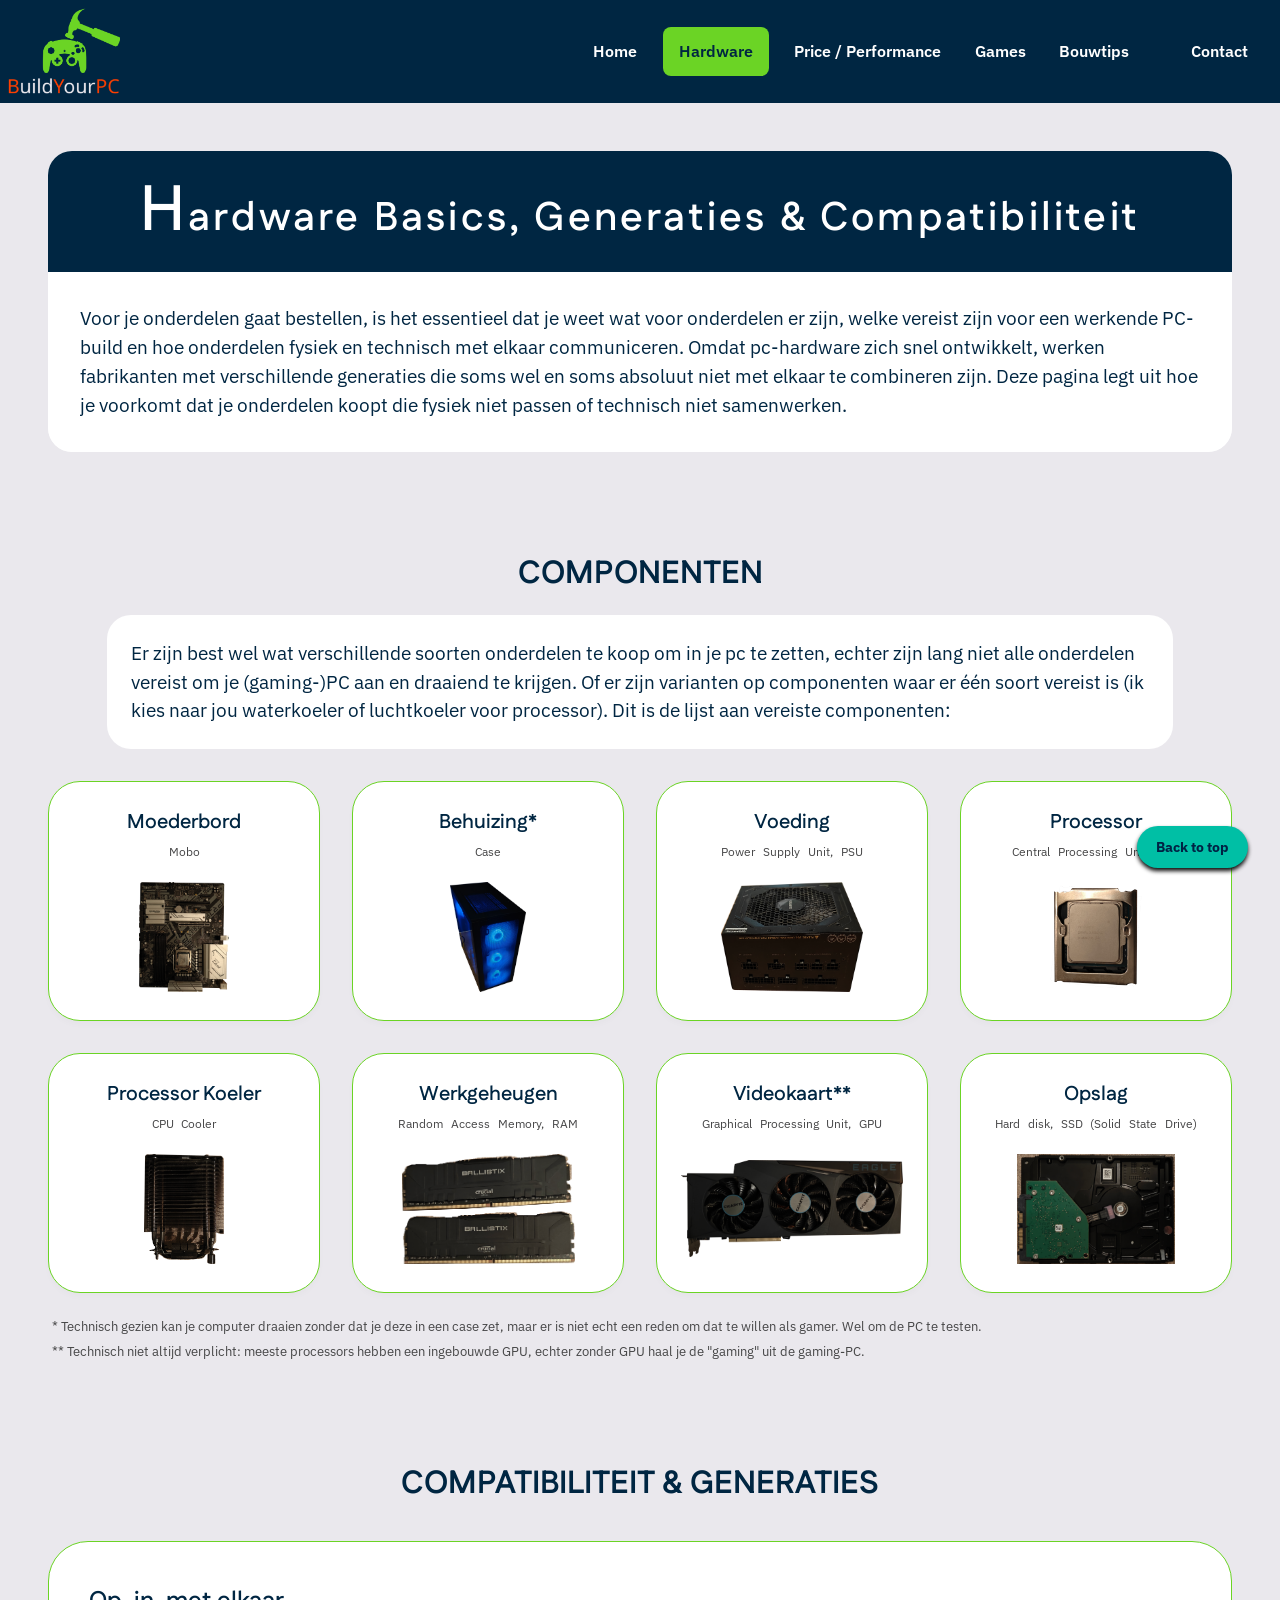
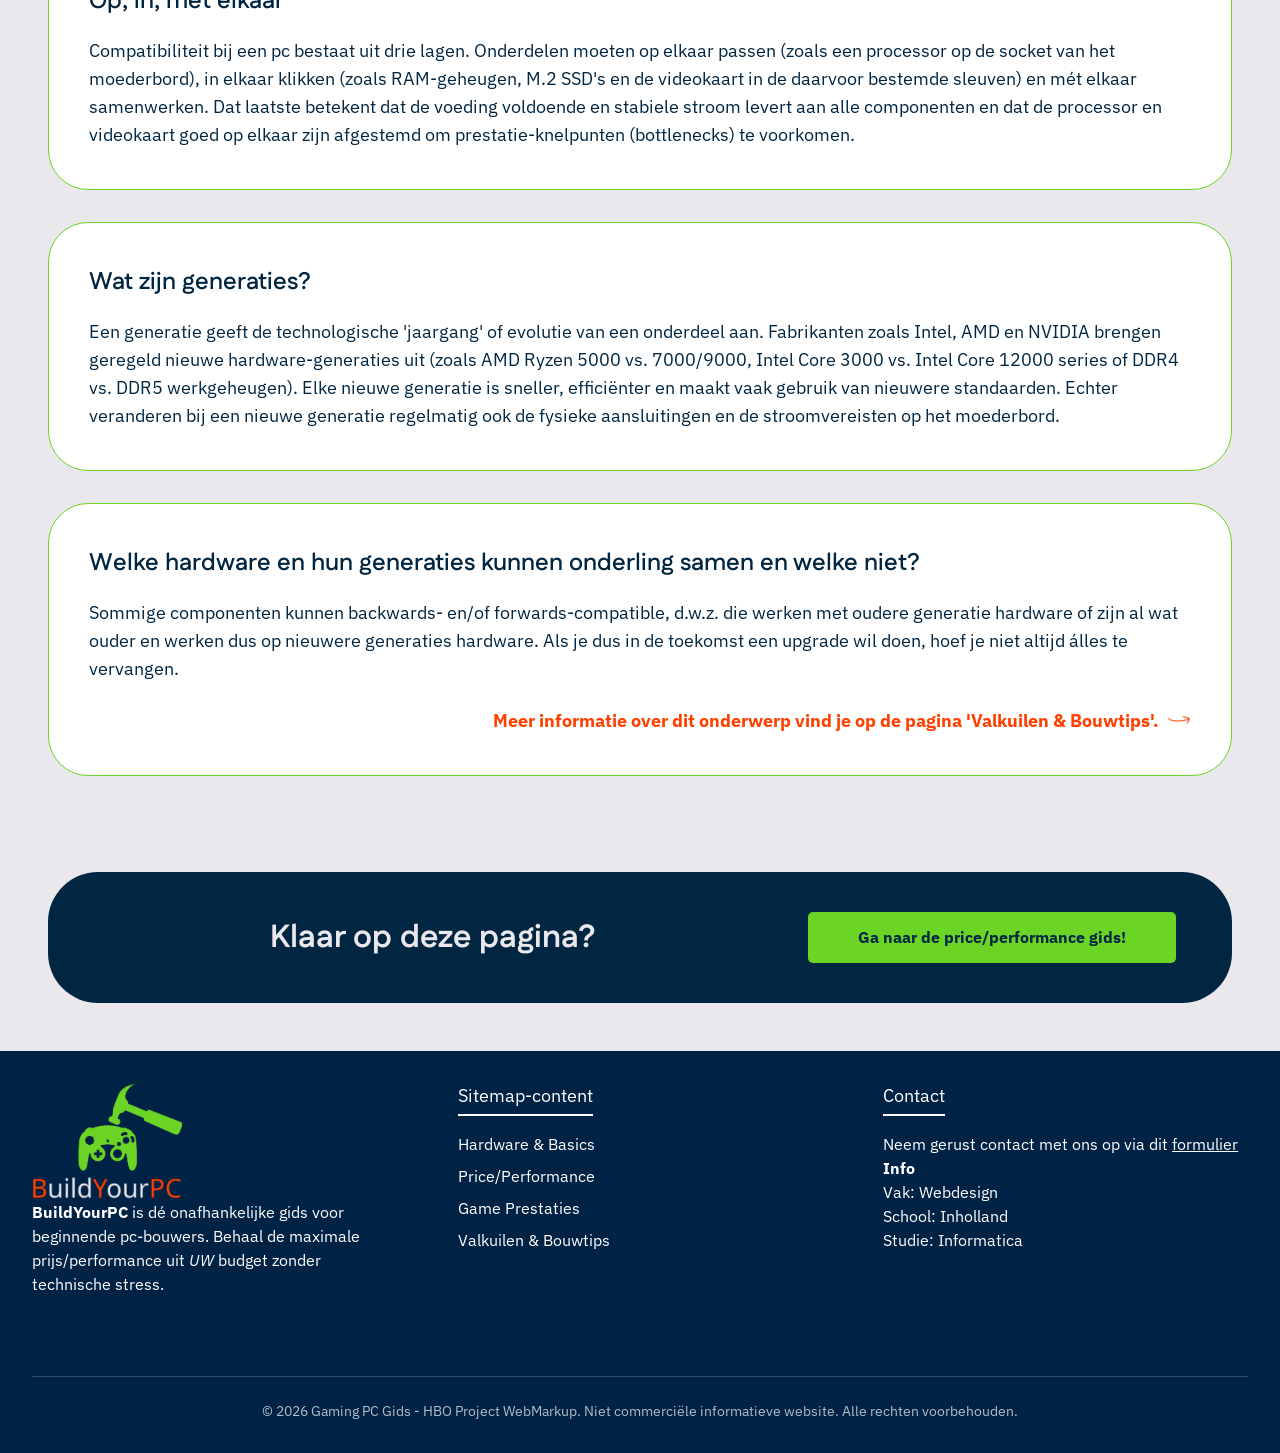
<file: hardware.html>
<!DOCTYPE html>
<html lang="nl">
    <head>
        <meta charset="UTF-8">
        <meta name="viewport" content="width=device-width, initial-scale=1.0">
        <meta name="author" content="Caelin Waanders">
        <meta name="description" content="Ontdek alle essentiële computeronderdelen. Van processor (CPU) en videokaart (GPU) tot werkgeheugen en moederbord uitgelegd voor beginners.">
        <meta name="keywords" content="hardware componenten, CPU, GPU, RAM, moederbord, pc onderdelen uitleg">
        <title>BuildYourPC - Hardware</title>
        <link rel="stylesheet" type="text/css" href="css/style.css">
        <link rel="icon" type="image/png" href="./favicon-96x96.png" sizes="96x96">
        <link rel="icon" type="image/svg+xml" href="./favicon.svg">
        <link rel="shortcut icon" href="./favicon.ico">
        <link rel="apple-touch-icon" sizes="180x180" href="./apple-touch-icon.png">
        <link rel="manifest" href="./site.webmanifest">
        <link rel="preconnect" href="https://fonts.googleapis.com">
        <link rel="preconnect" href="https://fonts.gstatic.com" crossorigin>
        <link href="https://fonts.googleapis.com/css2?family=Fustat:wght@400;500;600;700&family=IBMPlexSans:wght@300;400;500;600;700&display=swap" rel="stylesheet">
    </head>
    <body>

        <header id="home" class="nav">
            <a href="index.html">
                <img src="./img/logo_cropped.png" alt="BuildYourPC Logo" title="Build Your PC">
            </a>

            <input type="checkbox" id="nav-toggle" class="sr-only nav-toggle-input">
            <label for="nav-toggle" class="hamburger-btn mobile-only">
                <span class="hamburger-icon"></span>
                <span class="hamburger-icon"></span>
                <span class="hamburger-icon"></span>
            </label>

            <nav class="nav-menu">
                <ul>
                    <li><a href="index.html">Home</a></li>
                    <li><a class="active" href="hardware.html">Hardware</a></li>
                    <li><a href="price-performance.html">Price / Performance</a></li>
                    <li><a href="games.html">Games</a></li>
                    <li><a href="bouwtips.html">Bouwtips</a></li>
                    <li><a class="contact" href="contact.html">Contact</a></li>
                </ul>
            </nav>
        </header>

        <main>
            <section class="hero-card no-cta">
                <header>
                    <h1>Hardware Basics, Generaties &amp; Compatibiliteit</h1>
                </header>
                <p>
                    Voor je onderdelen gaat bestellen, is het essentieel dat je weet wat voor onderdelen er zijn, welke vereist zijn voor een werkende PC-build en hoe onderdelen fysiek en technisch met elkaar communiceren. Omdat pc-hardware zich snel ontwikkelt, werken fabrikanten met verschillende generaties die soms wel en soms absoluut niet met elkaar te combineren zijn. Deze pagina legt uit hoe je voorkomt dat je onderdelen koopt die fysiek niet passen of technisch niet samenwerken.
                </p>
            </section>

            <section class="cards-section">
                <h2>componenten</h2>
                <header class="section-intro">
                    <p>
                        Er zijn best wel wat verschillende soorten onderdelen te koop om in je pc te zetten, echter zijn lang niet alle onderdelen vereist om je (gaming-)PC aan en draaiend te krijgen. Of er zijn varianten op componenten waar er één soort vereist is (ik kies naar jou waterkoeler of luchtkoeler voor processor). Dit is de lijst aan vereiste componenten:
                    </p>
                </header>

                <section class="componenten-grid">
                    <h3 class="sr-only">Overzicht van componenten</h3>
                    <article class="comp-card">
                        <h3>Moederbord</h3>
                        <p class="comp-tag">Mobo</p>
                        <figure class="comp-figure">
                            <img src="img/motherboard_cropped.png" alt="AsRock b560 Pro4 Moederbord" title="Moederbord">
                        </figure>
                    </article>

                    <article class="comp-card">
                        <h3>Behuizing*</h3>
                        <p class="comp-tag">Case</p>
                        <figure class="comp-figure">
                            <img src="img/case_cropped.png" alt="Phanteks XT Pro Ultra Behuizing" title="Behuizing">
                        </figure>
                    </article>

                    <article class="comp-card">
                        <h3>Voeding</h3>
                        <p class="comp-tag">Power Supply Unit, PSU</p>
                        <figure class="comp-figure">
                            <img src="img/psu_cropped.png" alt="Gigabyte GP-UD850GM PG5 V2.0 Voeding" title="Voeding">
                        </figure>
                    </article>

                    <article class="comp-card">
                        <h3>Processor</h3>
                        <p class="comp-tag">Central Processing Unit, CPU</p>
                        <figure class="comp-figure">
                            <img src="img/processor_in_mobo.png" alt="Intel Core i5 11400F Processor" title="Processor">
                        </figure>
                    </article>
                    
                    <article class="comp-card">
                        <h3>Processor Koeler</h3>
                        <p class="comp-tag">CPU Cooler</p>
                        <figure class="comp-figure">
                            <img src="img/cpu_cooler_cropped.png" alt="Cooler Master Hyper 212 Black Edition Processor Koeler" title="Processor Koeler">
                        </figure>
                    </article>

                    <article class="comp-card">
                        <h3>Werkgeheugen</h3>
                        <p class="comp-tag">Random Access Memory, RAM</p>
                        <figure class="comp-figure">
                            <img src="img/ram_cropped.png" alt="16GB (2x8GB) Corsair Vengeance LPX Werkgeheugen" title="Werkgeheugen">
                        </figure>
                    </article>

                    <article class="comp-card">
                        <h3>Videokaart**</h3>
                        <p class="comp-tag">Graphical Processing Unit, GPU</p>
                        <figure class="comp-figure">
                            <img src="img/gpu_cropped.png" alt="Gigabyte RTX 3080ti videokaart" title="Videokaart">
                        </figure>
                    </article>

                    <article class="comp-card">
                        <h3>Opslag</h3>
                        <p class="comp-tag">Hard disk, SSD (Solid State Drive)</p>
                        <figure class="comp-figure">
                            <img src="img/hdd_cropped.png" alt="WD 1TB HDD Opslag" title="Opslag">
                        </figure>
                    </article>
                </section>

                <aside class="componenten-footnotes">
                    <h3 class="sr-only">Voetnoten bij componenten</h3>
                    <p>* Technisch gezien kan je computer draaien zonder dat je deze in een case zet, maar er is niet echt een reden om dat te willen als gamer. Wel om de PC te testen.</p>
                    <p>** Technisch niet altijd verplicht: meeste processors hebben een ingebouwde GPU, echter zonder GPU haal je de "gaming" uit de gaming-PC.</p>
                </aside>
            </section>

            <section class="cards-section desktop-only">
                <h2>compatibiliteit &amp; generaties</h2>

                <section class="compat-stack">
                    <h3 class="sr-only">Compatibiliteit onderwerpen</h3>
                    <article class="compat-card">
                        <h3>Op, in, met elkaar</h3>
                        <p>
                            Compatibiliteit bij een pc bestaat uit drie lagen. Onderdelen moeten op elkaar passen (zoals een processor op de socket van het moederbord), in elkaar klikken (zoals RAM-geheugen, M.2 SSD's en de videokaart in de daarvoor bestemde sleuven) en mét elkaar samenwerken. Dat laatste betekent dat de voeding voldoende en stabiele stroom levert aan alle componenten en dat de processor en videokaart goed op elkaar zijn afgestemd om prestatie-knelpunten (bottlenecks) te voorkomen.
                        </p>
                    </article>
                    <article class="compat-card">
                        <h3>Wat zijn generaties?</h3>
                        <p>
                            Een generatie geeft de technologische 'jaargang' of evolutie van een onderdeel aan. Fabrikanten zoals Intel, AMD en NVIDIA brengen geregeld nieuwe hardware-generaties uit (zoals AMD Ryzen 5000 vs. 7000/9000, Intel Core 3000 vs. Intel Core 12000 series of DDR4 vs. DDR5 werkgeheugen). Elke nieuwe generatie is sneller, efficiënter en maakt vaak gebruik van nieuwere standaarden. Echter veranderen bij een nieuwe generatie regelmatig ook de fysieke aansluitingen en de stroomvereisten op het moederbord.
                        </p>
                    </article>
                    <article class="compat-card">
                        <h3>Welke hardware en hun generaties kunnen onderling samen en welke niet?</h3>
                        <p>
                            Sommige componenten kunnen backwards- en/of forwards-compatible, d.w.z. die werken met oudere generatie hardware of zijn al wat ouder en werken dus op nieuwere generaties hardware. Als je dus in de toekomst een upgrade wil doen, hoef je niet altijd álles te vervangen.
                        </p>
                        <nav class="compat-link-wrapper">
                            <a href="bouwtips.html" class="compat-link">Meer informatie over dit onderwerp vind je op de pagina 'Valkuilen &amp; Bouwtips'. <img src="img/arrow4flip.png" alt="Pijl naar rechts" title="Naar Valkuilen en Bouwtips"></a>
                        </nav>
                    </article>
                </section>
            </section>

            <section class="page-cta-banner">
                <h2>Klaar op deze pagina?</h2>
                <a href="price-performance.html" class="cta-button">Ga naar de price/performance gids!</a>
            </section>
        </main>

        <aside class="back-to-top">
            <a href="#home">Back to top</a>
        </aside>

        <footer>
            <section class="footer-col">
                <h2 class="sr-only">Over BuildYourPC</h2>
                <figure>
                    <a href="index.html#home">
                        <img src="./img/logo_cropped.png" alt="BuildYourPC Logo" title="Build Your PC">
                    </a>
                </figure>
                <p class="desktop-only"><strong>BuildYourPC</strong> is dé onafhankelijke gids voor beginnende pc-bouwers. Behaal de maximale prijs/performance uit <em>UW</em> budget zonder technische stress.</p>
            </section>

            <section class="footer-col desktop-only">
                <h3>Sitemap-content</h3>
                <ul class="footer-nav">
                    <li><a href="hardware.html">Hardware &amp; Basics</a></li>
                    <li><a href="price-performance.html">Price/Performance</a></li>
                    <li><a href="games.html">Game Prestaties</a></li>
                    <li><a href="bouwtips.html">Valkuilen &amp; Bouwtips</a></li>
                </ul>
            </section>

            <section class="footer-col desktop-only">
                <h3>Contact</h3>
                <p>Neem gerust contact met ons op via dit <a href="formulier.html">formulier</a></p>
                <p><strong>Info</strong></p>
                <p>Vak: Webdesign</p>
                <p>School: Inholland</p>
                <p>Studie: Informatica</p>
            </section>

            <section class="footer-bottom">
                <h2 class="sr-only">Copyright en Disclaimer</h2>
                <p>&copy; 2026 Gaming PC Gids - HBO Project WebMarkup. Niet commerciële informatieve website. Alle rechten voorbehouden.</p>
            </section>
        </footer>
    </body>
</html>
</file>
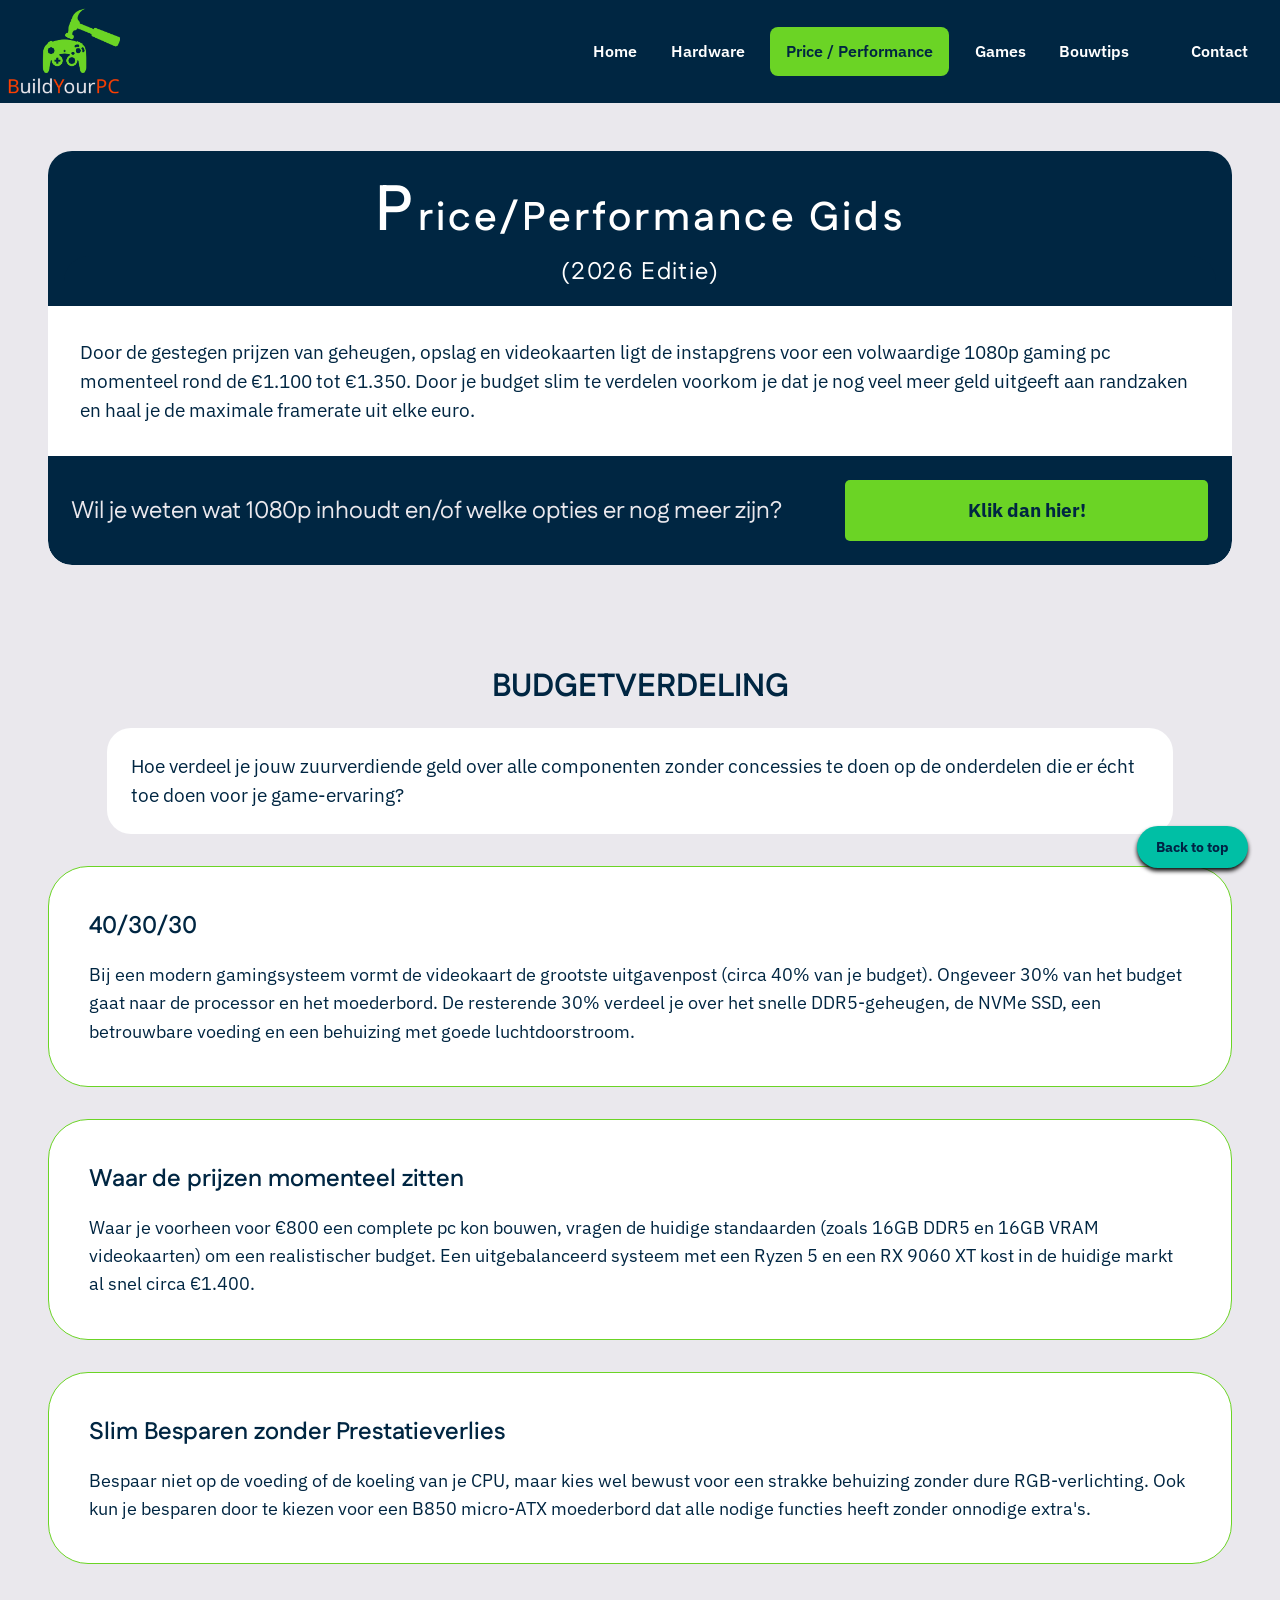
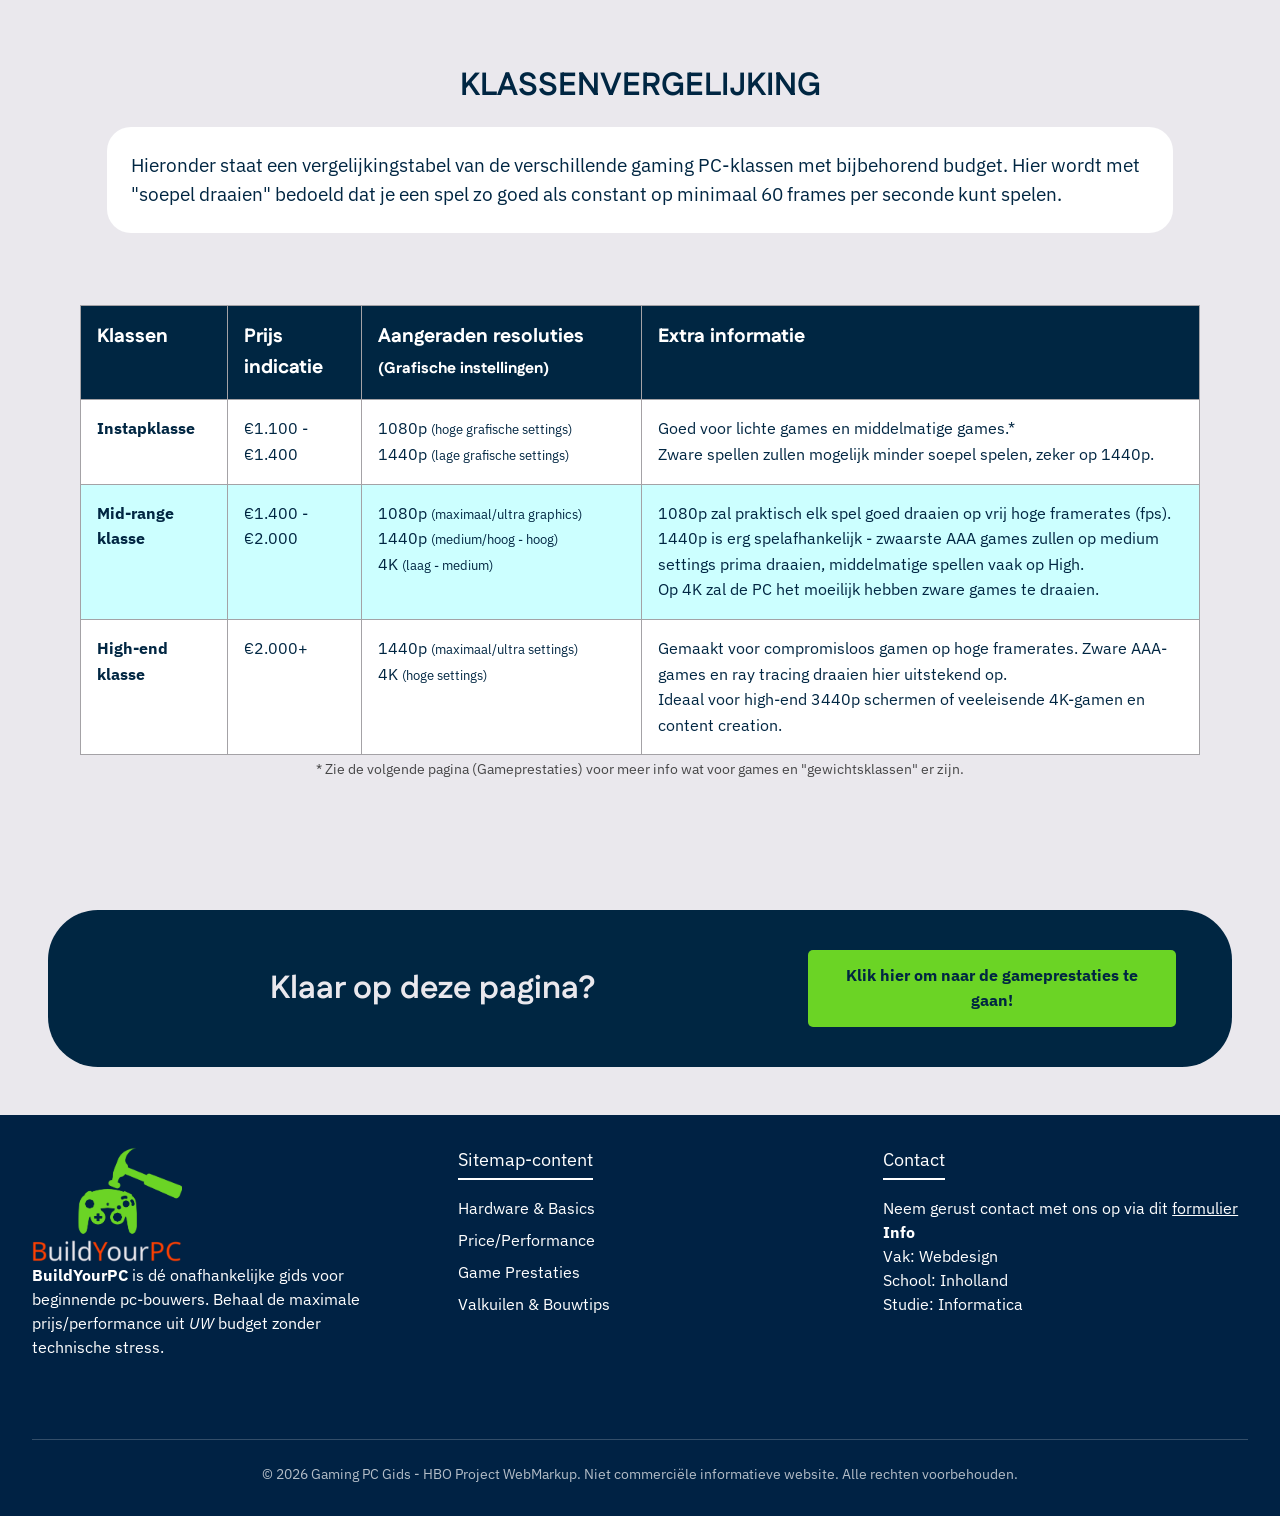
<file: price-performance.html>
<!DOCTYPE html>
<html lang="nl">
    <head>
        <meta charset="UTF-8">
        <meta name="viewport" content="width=device-width, initial-scale=1.0">
        <meta name="author" content="Caelin Waanders">
        <meta name="description" content="Haal het maximale uit je budget. Bekijk handige budgetklassen en prijs-prestatieverhoudingen voor jouw ideale gaming-pc.">
        <meta name="keywords" content="prijs prestatie, pc budget, videokaart klassen, budget gaming pc, hardware prijskwaliteit">
        <title>BuildYourPC - Price / Performance</title>
        <link rel="stylesheet" type="text/css" href="css/style.css">
        <link rel="icon" type="image/png" href="./favicon-96x96.png" sizes="96x96">
        <link rel="icon" type="image/svg+xml" href="./favicon.svg">
        <link rel="shortcut icon" href="./favicon.ico">
        <link rel="apple-touch-icon" sizes="180x180" href="./apple-touch-icon.png">
        <link rel="manifest" href="./site.webmanifest">
        <link rel="preconnect" href="https://fonts.googleapis.com">
        <link rel="preconnect" href="https://fonts.gstatic.com" crossorigin>
        <link href="https://fonts.googleapis.com/css2?family=Fustat:wght@400;500;600;700&family=IBMPlexSans:wght@300;400;500;600;700&display=swap" rel="stylesheet">

    </head>
    <body>

        <header id="home" class="nav">
            <a href="index.html">
                <img src="./img/logo_cropped.png" alt="BuildYourPC Logo" title="Build Your PC">
            </a>

            <input type="checkbox" id="nav-toggle" class="sr-only nav-toggle-input">
            <label for="nav-toggle" class="hamburger-btn mobile-only">
                <span class="hamburger-icon"></span>
                <span class="hamburger-icon"></span>
                <span class="hamburger-icon"></span>
            </label>

            <nav class="nav-menu">
                <ul>
                    <li><a href="index.html">Home</a></li>
                    <li><a href="hardware.html">Hardware</a></li>
                    <li><a class="active" href="price-performance.html">Price / Performance</a></li>
                    <li><a href="games.html">Games</a></li>
                    <li><a href="bouwtips.html">Bouwtips</a></li>
                    <li><a class="contact" href="contact.html">Contact</a></li>
                </ul>
            </nav>
        </header>

        <main>
            <section class="hero-card">
                <header>
                    <h1>Price/Performance Gids</h1>
                    <h2>(2026 Editie)</h2>
                </header>
                <p>
                    Door de gestegen prijzen van geheugen, opslag en videokaarten ligt de instapgrens voor een volwaardige 1080p gaming pc momenteel rond de €1.100 tot €1.350. Door je budget slim te verdelen voorkom je dat je nog veel meer geld uitgeeft aan randzaken en haal je de maximale framerate uit elke euro.
                </p>
                <footer>
                    <h2>Wil je weten wat 1080p inhoudt en/of welke opties er nog meer zijn?</h2>
                    <a href="games.html" class="cta-button">Klik dan hier!</a>
                </footer>
            </section>

            <section class="cards-section desktop-only">
                <h2>budgetverdeling</h2>
                <header class="section-intro">
                    <p>
                        Hoe verdeel je jouw zuurverdiende geld over alle componenten zonder concessies te doen op de onderdelen die er écht toe doen voor je game-ervaring?
                    </p>
                </header>

                <section class="compat-stack">
                    <h3 class="sr-only">Uitleg budgetverdeling</h3>
                    <article class="compat-card">
                        <h3>40/30/30</h3>
                        <p>
                            Bij een modern gamingsysteem vormt de videokaart de grootste uitgavenpost (circa 40% van je budget). Ongeveer 30% van het budget gaat naar de processor en het moederbord. De resterende 30% verdeel je over het snelle DDR5-geheugen, de NVMe SSD, een betrouwbare voeding en een behuizing met goede luchtdoorstroom.
                        </p>
                    </article>

                    <article class="compat-card">
                        <h3>Waar de prijzen momenteel zitten</h3>
                        <p>
                            Waar je voorheen voor €800 een complete pc kon bouwen, vragen de huidige standaarden (zoals 16GB DDR5 en 16GB VRAM videokaarten) om een realistischer budget. Een uitgebalanceerd systeem met een Ryzen 5 en een RX 9060 XT kost in de huidige markt al snel circa €1.400.
                        </p>
                    </article>

                    <article class="compat-card">
                        <h3>Slim Besparen zonder Prestatieverlies</h3>
                        <p>
                            Bespaar niet op de voeding of de koeling van je CPU, maar kies wel bewust voor een strakke behuizing zonder dure RGB-verlichting. Ook kun je besparen door te kiezen voor een B850 micro-ATX moederbord dat alle nodige functies heeft zonder onnodige extra's.
                        </p>
                    </article>
                </section>
            </section>

            <section class="cards-section">
                <h2>klassenvergelijking</h2>
                <header class="section-intro">
                    <p>
                        Hieronder staat een vergelijkingstabel van de verschillende gaming PC-klassen met bijbehorend budget. Hier wordt met "soepel draaien" bedoeld dat je een spel zo goed als constant op minimaal 60 frames per seconde kunt spelen.
                    </p>
                </header>
                <article class="tabel-container">
                    <h3 class="sr-only">Vergelijkingstabel gaming pc-klassen</h3>
                    <table class="klassen-tabel">
                        <thead>
                            <tr>
                                <th>Klassen</th>
                                <th>Prijs indicatie</th>
                                <th>Aangeraden resoluties <small>(Grafische instellingen)</small></th>
                                <th>Extra informatie</th>
                            </tr>
                        </thead>
                        <tbody>
                            <tr>
                                <td><strong>Instapklasse</strong></td>
                                <td>€1.100 - €1.400</td>
                                <td>
                                    <ul>
                                        <li>1080p <small>(hoge grafische settings)</small></li>
                                        <li>1440p <small>(lage grafische settings)</small></li>
                                    </ul>
                                </td>
                                <td>
                                    <ul>
                                        <li>Goed voor lichte games en middelmatige games.*</li>
                                        <li>Zware spellen zullen mogelijk minder soepel spelen, zeker op 1440p.</li>
                                    </ul>
                                </td>
                            </tr>
                            <tr>
                                <td><strong>Mid-range klasse</strong></td>
                                <td>€1.400 - €2.000</td>
                                <td>
                                    <ul>
                                        <li>1080p <small>(maximaal/ultra graphics)</small></li>
                                        <li>1440p <small>(medium/hoog - hoog)</small></li>
                                        <li>4K <small>(laag - medium)</small></li>
                                    </ul>
                                </td>
                                <td>
                                    <ul>
                                        <li>1080p zal praktisch elk spel goed draaien op vrij hoge framerates (fps).</li>
                                        <li>1440p is erg spelafhankelijk - zwaarste AAA games zullen op medium settings prima draaien, middelmatige spellen vaak op High.</li>
                                        <li>Op 4K zal de PC het moeilijk hebben zware games te draaien.</li>
                                    </ul>
                                </td>
                            </tr>
                            <tr>
                                <td><strong>High-end klasse</strong></td>
                                <td>€2.000+</td>
                                <td>
                                    <ul>
                                        <li>1440p <small>(maximaal/ultra settings)</small></li>
                                        <li>4K <small>(hoge settings)</small></li>
                                    </ul>
                                </td>
                                <td>
                                    <ul>
                                        <li>Gemaakt voor compromisloos gamen op hoge framerates. Zware AAA-games en ray tracing draaien hier uitstekend op.</li>
                                        <li>Ideaal voor high-end 3440p schermen of veeleisende 4K-gamen en content creation.</li>
                                    </ul>
                                </td>
                            </tr>
                        </tbody>
                    </table>

                    <p class="klassen-voetnoot"><small>* Zie de volgende pagina (Gameprestaties) voor meer info wat voor games en "gewichtsklassen" er zijn.</small></p>
                </article>
            </section>

            <section class="page-cta-banner">
                <h2>Klaar op deze pagina?</h2>
                <a href="games.html" class="cta-button">Klik hier om naar de gameprestaties te gaan!</a>
            </section>
        </main>

        <aside class="back-to-top">
            <a href="#home">Back to top</a>
        </aside>

        <footer>
            <section class="footer-col">
                <h2 class="sr-only">Over BuildYourPC</h2>
                <figure>
                    <a href="index.html#home">
                        <img src="./img/logo_cropped.png" alt="BuildYourPC Logo" title="Build Your PC">
                    </a>
                </figure>
                <p class="desktop-only"><strong>BuildYourPC</strong> is dé onafhankelijke gids voor beginnende pc-bouwers. Behaal de maximale prijs/performance uit <em>UW</em> budget zonder technische stress.</p>
            </section>

            <section class="footer-col desktop-only">
                <h3>Sitemap-content</h3>
                <ul class="footer-nav">
                    <li><a href="hardware.html">Hardware &amp; Basics</a></li>
                    <li><a href="price-performance.html">Price/Performance</a></li>
                    <li><a href="games.html">Game Prestaties</a></li>
                    <li><a href="bouwtips.html">Valkuilen &amp; Bouwtips</a></li>
                </ul>
            </section>

            <section class="footer-col desktop-only">
                <h3>Contact</h3>
                <p>Neem gerust contact met ons op via dit <a href="formulier.html">formulier</a></p>
                <p><strong>Info</strong></p>
                <p>Vak: Webdesign</p>
                <p>School: Inholland</p>
                <p>Studie: Informatica</p>
            </section>

            <section class="footer-bottom">
                <h2 class="sr-only">Copyright en Disclaimer</h2>
                <p>&copy; 2026 Gaming PC Gids - HBO Project WebMarkup. Niet commerciële informatieve website. Alle rechten voorbehouden.</p>
            </section>
        </footer>
    </body>
</html>
</file>
<file: css/style.css>
/* 
   Reset CSS |
   http://meyerweb.com/eric/tools/css/reset/ 
   v2.0 | 20110126
   License: none (public domain)
*/

html, body, div, span, applet, object, iframe,
h1, h2, h3, h4, h5, h6, p, blockquote, pre,
a, abbr, acronym, address, big, cite, code,
del, dfn, em, img, ins, kbd, q, s, samp,
small, strike, strong, sub, sup, tt, var,
b, u, i, center,
dl, dt, dd, ol, ul, li,
fieldset, form, label, legend,
table, caption, tbody, tfoot, thead, tr, th, td,
article, aside, canvas, details, embed, 
figure, figcaption, footer, header, hgroup, 
menu, nav, output, ruby, section, summary,
time, mark, audio, video {
    margin: 0;
    padding: 0;
    border: 0;
    font-size: 100%;
    font: inherit;
    vertical-align: baseline;
}

article, aside, details, figcaption, figure, 
footer, header, hgroup, menu, nav, section {
    display: block;
}

body {
    line-height: 1;
}

ol, ul {
    list-style: none;
}

blockquote, q {
    quotes: none;
}

blockquote:before, blockquote:after,
q:before, q:after {
    content: '';
    content: none;
}

table {
    border-collapse: collapse;
    border-spacing: 0;
}

html, body {
    overflow-x: hidden;
}

body {
    display: flex;
    flex-direction: column;
    min-height: 100vh;
    margin: 0;
    font-family: "IBMPlexSans", sans-serif;
    color: white;
    background-color: #EAE8ED;
    line-height: 1.6;
}

em {
    font-style: italic;
}

em.underline {
    font-style: normal;
    text-decoration: underline;
}

strong {
    font-weight: bold;
}

small {
    font-size: 80%;
}

.sr-only {
    position: absolute;
    width: 1px;
    height: 1px;
    padding: 0;
    margin: -1px;
    overflow: hidden;
    white-space: nowrap;
    border: 0;
}

.section-intro {
    display: block;
    flex-direction: row;
    background-color: #FFFFFF;
    padding: 1.5rem;
    width: 90%;
    align-items: center;
    justify-content: center;
    text-align: left;
    line-height: 1.5;
    border-radius: 1.5rem;
    color: #002642;
    overflow: hidden;
    box-sizing: border-box;
    margin-top: -1em;
}

.section-intro p {
    font-size: 1.2rem;
}

header.nav {
    display: flex;
    justify-content: space-between;
    align-items: center;
    background-color: #002642;.comp-card img {
    width: 100%;
    max-width: 120px;
    height: 90px;
    object-fit: contain;
    display: block;
    margin: 1rem auto 0 auto;
}
    padding: 0.5rem 0;
    color: white;
}

header.nav nav ul {
    display: flex;
    gap: 1.1rem;
    list-style: none;
    margin: 0;
    padding: 0;
    align-items: center;
}

header.nav nav ul li:last-child {
    margin-right: 1.5rem;
    margin-left: 1.75rem;
}

header.nav nav a {
    color: white;
    text-decoration: none;
    font-size: 1rem;
    font-weight: 600;
}

header.nav nav a:not(:hover) {
    transition: all 0.4s ease-in-out;
}

header.nav nav a:hover {
    color: #002642;
    background-color: #6BD425;
    padding: 0.75rem 1rem;
    border-radius: 0.5rem;
    transition: all 0.4s ease-in-out;
}

header.nav nav a:active {
    color: #EAE8ED;
    background-color: #4B941A;
    padding: 0.75rem 1rem;
    border-radius: 0.5rem;
    transition: all 0.1s ease-in-out;
}

header.nav nav a.active {
    color: #002642;
    background-color: #6BD425;
    padding: 0.75rem 1rem;
    border-radius: 0.5rem;
}

header.nav nav a.contact:hover {
    background-color: #02C3BD;
}

header.nav a {
    display: flex;
    align-items: center;
    justify-content: center;
    gap: 0.5rem;
    padding: 0rem 0.5rem;
}

header.nav a img {
    width: 7rem;
    height: auto;
}

.nav-toggle-input {
    display: none;
}

.hamburger-btn {
    display: none;
    background: transparent;
    border: none;
    cursor: pointer;
    flex-direction: column;
    justify-content: space-between;
    width: 2rem;
    height: 1.5rem;
    padding: 0;
    margin-right: 1.5rem;
    z-index: 1001;
}

.hamburger-icon {
    display: block;
    width: 100%;
    height: 3px;
    background-color: white;
    border-radius: 2px;
    transition: all 0.3s ease-in-out;
}

main {
    display: flex;
    flex-direction: column;
    flex: 1;
    max-width: 1300px;
    margin: 0 auto;
    padding: 3rem;
    gap: 6rem;
    width: 100%;
    box-sizing: border-box;
}
/* 
.hero-card {
    display: flex;
    flex-direction: column;
    width: 100%;
    max-width: 100%;
    box-sizing: border-box;
    text-align: center;
    padding: 0;
    color: white;
    background-color: #FFF;
    border-radius: 1.5rem;
} */

.hero-card {
    display: flex;
    flex-wrap: wrap;
    width: 100%;
    max-width: 100%;
    box-sizing: border-box;
    text-align: center;
    padding: 0;
    color: white;
    background-color: #FFF;
    border-radius: 1.5rem;
    overflow: hidden;
}

/* .hero-card header {
    background-color: #002642;
    padding: 1rem;
    border-radius: 1.5rem 1.5rem 0 0;
    width: 100%;
    box-sizing: border-box;
    line-height: 1.4;
} */

.hero-card header {
    flex: 0 0 100%;
    background-color: #002642;
    padding: 1rem;
    box-sizing: border-box;
    line-height: 1.4;
}

.hero-card header h1 {
    font-family: "Fustat", sans-serif;
    font-size: 2.5rem;
    font-weight: 600;
    letter-spacing: 0.2rem;
}

.hero-card header h2 {
    font-family: "Fustat", sans-serif;
    font-size: 1.5rem;
    background-color: #002642;
    border-radius: 25px 25px 0 0;
    letter-spacing: 0.1rem;
}

/* .hero-card p {
    display: flex;
    flex-direction: row;
    background-color: #FFFFFF;
    color: #002642;
    padding: 2rem;
    width: 100%;
    box-sizing: border-box;
    align-items: center;
    justify-content: center;
    text-align: left;
    line-height: 1.5;
    font-size: 1.2rem;
    margin: 0;
    flex: 3;
    overflow: hidden;
} */

.hero-card p {
    flex: 1 1 70%;
    background-color: #FFFFFF;
    color: #002642;
    padding: 2rem;
    box-sizing: border-box;
    text-align: left;
    line-height: 1.5;
    font-size: 1.2rem;
    margin: 0;
    display: flex;
    align-items: center;
}

.hero-card h1:first-letter {
    font-size: 4rem; /* Een nette, leesbare grootte */
}

/* .hero-card figure {
    flex: 1;
    margin: 2rem;
    display: block;
} */

.hero-card figure {
    flex: 1 1 20%;
    margin: 2rem;
    display: block;
    box-sizing: border-box;
}

.hero-card figure figcaption {
    font-size: 0.8rem;
    color: #464647;
    margin-top: 0.5rem;
}

.hero-card img {
    width: 60%;
    height: auto;
    display: block;
    margin: 0 auto;
}

/* .hero-card footer {
    background-color: #002642;
    padding: 01rem;
    border-radius: 0 0 1.5rem 1.5rem;
    justify-content: center;
    align-items: center;
    display: flex;
    gap: 3rem;
} */

.hero-card footer {
    flex: 0 0 100%;
    background-color: #002642;
    padding: 1rem;
    border-radius: 0 0 1.5rem 1.5rem;
    justify-content: center;
    align-items: center;
    display: flex;
    gap: 3rem;
    box-sizing: border-box;
}

.hero-card footer h2 {
    font-family: "Fustat", sans-serif;
    font-size: 1.5rem;
    color: #EAE8ED;
    flex: 2;
}

.cta-button {
    position: relative;
    display: inline-block;
    background-color: #6BD425;
    color: #002642;
    text-decoration: none;
    padding: 1rem 0;
    margin: 0.5rem;
    font-weight: bold;
    font-size: 1.2rem;
    flex: 1;
    overflow: hidden;
    z-index: 1;
    border-radius: 5px;
}

.cta-button::after {
    content: '';
    position: absolute;
    top: 0;
    left: 0;
    width: 100%;
    height: 100%;
    background-color: #02C3BD;
    transform: scale(0);
    transform-origin: bottom left;
    transition: transform 0.4s ease-in-out;
    z-index: -1;
}

.cta-button:hover {
    color: #002642;
}

.cta-button:hover::after {
    transform: scale(1);
}
/* 
.hero-article-no-cta {
    display: block;
    background-color: #FFFFFF;
    padding: 2.5rem 3rem;
    border-radius: 0 0 25px 25px;
    text-align: left;
    color: #002642;
    width: 100%;
    box-sizing: border-box;
} */

.no-cta > p {
    border-radius: 1.5rem;
}

/* homepage cards */
.info-homepage {
    display: flex;
    flex-direction: row;
    gap: 2rem;
    text-align: left;
    color: #002642;
}

.homepage-card {
    flex: 1;
    border: 0.1rem solid #6BD425;
    border-radius: 3rem;
    padding: 2rem;
    line-height: 1.3;
    display: flex;
    flex-direction: column;
    background-color: #FFFFFF;
    max-width: 30%;
}

.homepage-card img.info {
    width: 1rem;
    height: auto;
    margin-bottom: 1rem;
    align-self: center;
}

.homepage-card h2 {
    font-family: "Fustat", sans-serif;
    font-size: 1.5rem;
    font-weight: 600;
    margin-bottom: 1rem;
}

.homepage-card p {
    font-family: "IBMPlexSans", sans-serif;
}

/* Stappenplan homepage */
.stappenplan {
    display: flex;
    flex-direction: column;
    gap: 2rem;
    align-items: center;
}

.stappenplan h2 {
    font-family: "Fustat", sans-serif;
    font-size: 2rem;
    font-weight: 700;
    color: #002642;
}

.stappen-grid {
    display: grid;
    grid-template-columns: repeat(2, 1fr);
    gap: 2rem;
    width: 100%; 
}

.stap-card {
    background-color: #FFFFFF;
    border: 0.1rem solid #6BD425;
    border-radius: 3rem;
    padding: 2rem;
    line-height: 1.3;
    display: flex;
    flex-direction: column;
    align-items: center;
    justify-content: space-between;
    text-align: center;
    color: #002642;
    gap: 1rem;
}

.stap-card h3 {
    font-family: "Fustat", sans-serif;
    font-size: 1.5rem;
    font-weight: 600;
}

.stap-card a {
    display: inline-flex;
    justify-content: right;
    text-decoration: none;
    padding: 1rem 0;
    margin: 0.5rem;
    font-weight: bold;
    font-size: 1.2rem;
    width: 100%;
    color: #FF4000;
    border-radius: 5px;
}

.stap-card a img {
    width: 2rem;
    height: auto;
    margin-left: 0.5rem;
}

.cards-section {
    display: flex;
    flex-direction: column;
    gap: 2rem;
    align-items: center;
    text-align: center;
}

.cards-section > h2 {
    font-family: "Fustat", sans-serif;
    font-size: 2rem;
    font-weight: 700;
    color: #002642;
    text-transform: uppercase;
}

/* componenten hardware */
.componenten-grid {
    display: grid;
    grid-template-columns: repeat(4, 1fr);
    gap: 2rem;
    width: 100%;
}

.comp-card {
    background-color: #FFFFFF;
    border: 0.1rem solid #6BD425;
    border-radius: 2rem;
    padding: 1.5rem;
    display: flex;
    flex-direction: column;
    align-items: center;
    text-align: center;
    color: #002642;
    box-shadow: 0 4px 6px rgba(0,0,0,0.02);
    min-height: 15rem;
    box-sizing: border-box;
}

.comp-card h3 {
    font-family: "Fustat", sans-serif;
    font-size: 1.25rem;
    font-weight: 600;
    margin-bottom: 0.25rem;
}

.comp-tag {
    font-size: 0.75rem;
    color: #464647;
    margin-bottom: 1rem;
    word-spacing: 0.3rem;
}

.comp-figure {
    display: flex;
    justify-content: center;
    align-items: center;
    width: 100%;
    margin-top: auto;
    margin-bottom: auto;
}

.comp-card img {
    max-width: 100%;
    max-height: 110px;
    width: auto;
    height: auto;
    object-fit: contain;
    display: block;
}

.componenten-footnotes {
    text-align: left;
    width: 100%;
    font-size: 0.8rem;
    color: #464647;
    margin-top: -0.5rem;
    display: flex;
    flex-direction: column;
    gap: 0.25rem;
    padding-left: 0.5rem;
}

.compat-stack {
    display: flex;
    flex-direction: column;
    gap: 2rem;
    width: 100%;
}

.compat-card {
    background-color: #FFFFFF;
    border: 0.1rem solid #6BD425;
    border-radius: 2.5rem;
    padding: 2.5rem;
    color: #002642;
    text-align: left;
    display: flex;
    flex-direction: column;
    gap: 1rem;
}

.compat-card h3 {
    font-family: "Fustat", sans-serif;
    font-size: 1.5rem;
    font-weight: 600;
}

.compat-card p, .compat-card li {
    font-family: "IBMPlexSans", sans-serif;
    font-size: 1.1rem;
    line-height: 1.6;
}

.compat-link-wrapper {
    display: flex;
    justify-content: flex-end;
    margin-top: 0.5rem;
}

.compat-link {
    display: inline-flex;
    align-items: center;
    gap: 0.5rem;
    color: #FF4000;
    text-decoration: none;
    font-weight: bold;
    font-size: 1.1rem;
}

.compat-link img {
    width: 1.5rem;
    height: auto;
}

/* bottom page cta banner */
.page-cta-banner {
    background-color: #002642;
    border-radius: 50px;
    padding: 2rem 3rem;
    display: flex;
    justify-content: space-between;
    align-items: center;
    gap: 2rem;
    text-align: center;
}

.page-cta-banner h2 {
    font-family: "Fustat", sans-serif;
    font-size: 2rem;
    color: #EAE8ED;
    flex: 2;
    text-align: center;
    font-weight: 700;
}

.page-cta-banner .cta-button {
    flex: 1;
    text-align: center;
    font-size: 1rem;
    padding: 0.8rem 1rem;
}

.klassen-section {
    display: flex;
    flex-direction: column;
    gap: 2rem;
    align-items: center;
    width: 100%;
}

.klassen-section > h2 {
    font-family: "Fustat", sans-serif;
    font-size: 2rem;
    font-weight: 700;
    color: #002642;
}

/* tabel */

.tabel-container {
    padding: 2rem;
    width: 100%;
    box-sizing: border-box;
    display: flex;
    flex-direction: column;
    gap: 1.5rem;
    color: #002642;
}

.tabel-container p {
    font-size: 1.1rem;
    line-height: 1.5;
}

.klassen-tabel {
    width: 100%;
    border-collapse: collapse;
    text-align: left;
    margin-top: 0.5rem;
}

.klassen-tabel th, 
.klassen-tabel td {
    border: 0.1rem solid #A4A2A6;
    padding: 1rem;
    font-size: 1rem;
    vertical-align: top;
}

.klassen-tabel th {
    background-color: #002642;
    color: white;
    font-family: "Fustat", sans-serif;
    font-size: 1.2rem;
    font-weight: 800;
}

.klassen-tabel tr {
    background-color: #FFF;
}

.klassen-tabel tr:nth-child(even) {
    background-color: #CFF;
}

.klassen-voetnoot {
    font-size: 0.8rem;
    color: #464647;
    margin-top: -1.5rem;
}

.game-categorieen-section {
    display: flex;
    flex-direction: column;
    gap: 2rem;
    align-items: center;
    width: 100%;
}

.game-kaarten-grid {
    display: grid;
    grid-template-columns: repeat(3, 1fr);
    gap: 2rem;
    width: 100%;
}

.game-lijst-grid {
    display: grid;
    grid-template-columns: repeat(3, 1fr);
    gap: 2rem;
    width: 100%;
}

.game-kaart {
    background-color: #FFFFFF;
    border: 0.1rem solid #A4A2A6;
    border-radius: 2.5rem;
    padding: 2rem;
    display: flex;
    flex-direction: column;
    align-items: center;
    text-align: center;
    color: #002642;
    box-sizing: border-box;
    gap: 1.5rem;
}

.game-icoon-header {
    display: flex;
    flex-direction: column;
    align-items: center;
    gap: 0.5rem;
}

.game-icoon-header img.info {
    width: 1.2rem;
    height: auto;
}

.game-icoon-header h3 {
    font-family: "Fustat", sans-serif;
    font-size: 1.3rem;
    font-weight: 700;
}

.game-kaart img.game-logo {
    max-width: 80px;
    height: auto;
    object-fit: contain;
}

.game-kaart p {
    font-size: 0.95rem;
    line-height: 1.5;
    text-align: left;
}

.game-pijl-wrapper {
    display: flex;
    flex-direction: column;
    align-items: center;
    gap: 0.25rem;
    margin-top: auto;
}

.game-pijl-titel {
    font-size: 1rem;
    font-weight: bold;
    text-align: center;
}

.green {
    color: #4B941A;
}

.orange {
    color: #FF4000;
}

.red {
    color: #81171B;
}

.game-pijl-wrapper img {
    width: 2rem;
    height: auto;
}

.game-lijst-kaart {
    background-color: #FFFFFF;
    border: 0.1rem solid #A4A2A6;
    border-radius: 2rem;
    padding: 1.5rem;
    text-align: left;
    color: #002642;
    box-sizing: border-box;
}

.game-lijst-kaart h3 {
    font-family: "Fustat", sans-serif;
    font-size: 1.4rem;
    font-weight: 700;
    margin-bottom: 0.8rem;
}

.game-lijst-kaart ul {
    /* padding-left: 1.2rem; */
    display: flex;
    flex-direction: column;
    gap: 0.4rem;
    margin-top: auto;
}

.game-lijst-kaart ul li {
    font-size: 0.95rem;
    text-indent: 1.2rem;
}

/* Resolutieoverzicht Sectie */
.resolutie-section {
    display: flex;
    flex-direction: column;
    gap: 2rem;
    align-items: center;
    width: 100%;
}

.resolutie-section > h2 {
    font-family: "Fustat", sans-serif;
    font-size: 2rem;
    font-weight: 700;
    color: #002642;
}

.resolutie-stack {
    display: flex;
    flex-direction: column;
    gap: 1.5rem;
    width: 100%;
}

.resolutie-card {
    background-color: #FFFFFF;
    border-width: 0.1rem;
    border-style: solid;
    border-color: #A4A2A6;
    border-radius: 2rem;
    padding: 2rem;
    color: #002642;
    text-align: left;
    display: flex;
    flex-direction: column;
    gap: 0.75rem;
}

.resolutie-card h3 {
    font-family: "Fustat", sans-serif;
    font-size: 1.3rem;
    font-weight: 700;
}

.resolutie-card p {
    font-size: 1rem;
    line-height: 1.5;
}

.bouwtips-stack {
    display: flex;
    flex-direction: column;
    gap: 2rem;
    width: 100%;
}

.bouwtips-card {
    background-color: #FFFFFF;
    border-width: 0.1rem;
    border-style: solid;
    border-color: #6BD425;
    border-radius: 2.5rem;
    padding: 2.5rem;
    color: #002642;
    text-align: left;
    display: flex;
    flex-direction: column;
    gap: 1.5rem;
}

.double {
    border-style: double;
    border-width: 0.5rem;
}

.bouwtips-card h3 {
    font-family: "Fustat", sans-serif;
    font-size: 1.5rem;
    font-weight: 700;
}

.bouwtips-sub-stack {
    display: flex;
    flex-direction: column;
    gap: 1.5rem;
}

.bouwtips-item {
    border-top: 0.1rem solid #EAE8ED;
    padding-top: 1rem;
}

.bouwtips-item h4 {
    font-family: "Fustat", sans-serif;
    font-size: 1.2rem;
    font-weight: 600;
    margin-bottom: 0.5rem;
}

.bouwtips-item p, .bouwtips-item ul {
    font-size: 1rem;
    line-height: 1.5;
}

.bouwtips-item ul {
    list-style: disc;
    padding-left: 1.2rem;
    display: flex;
    flex-direction: column;
    gap: 0.3rem;
    margin-top: 0.5rem;
}

.label-niet {
    color: #81171B;
}

.label-semi {
    color: #FF4000;
}

.label-altijd {
    color: #4B941A;
}

.back-to-top {
    position: fixed;
    bottom: 2rem;
    right: 2rem;
    margin: 0;
    z-index: 999;
}

.back-to-top a {
    display: inline-block;
    background-color: #00bfa5;
    color: #002244;
    padding: 0.6rem 1.2rem;
    border-radius: 2rem;
    text-decoration: none;
    font-weight: bold;
    font-size: 0.9rem;
    transition: background-color 0.2s ease;
    box-shadow: 0 3px 4px #0C0C0C;
}

.back-to-top a:hover {
    background-color: #00ff66;
}

/* --- Contactformulier Stijlen --- */

.contact-form {
    display: flex;
    flex-direction: column;
    gap: 1.5rem;
    margin-top: 1rem;
}

.contact-fieldset {
    border: 0.1rem solid #6BD425;
    border-radius: 1.5rem;
    padding: 2rem;
    display: flex;
    flex-direction: column;
    gap: 1.5rem;
}

.contact-legend {
    font-family: "Fustat", sans-serif;
    font-weight: 700;
    font-size: 1.2rem;
    padding: 0 0.5rem;
    color: #002642;
}

.form-group {
    display: flex;
    flex-direction: column;
    gap: 0.5rem;
}

.form-group label {
    font-weight: bold;
    color: #002642;
}

.form-group input[type="text"],
.form-group input[type="email"],
.form-group select,
.form-group textarea {
    padding: 0.8rem;
    border: 0.1rem solid #A4A2A6;
    border-radius: 0.5rem;
    font-family: "IBMPlexSans", sans-serif;
    font-size: 1rem;
    background-color: #FFFFFF;
    box-sizing: border-box;
    width: 100%;
}

.form-group textarea {
    resize: vertical;
}

.form-submit-wrapper {
    display: flex;
    justify-content: stretch;
    margin-top: 0.5rem;
}

.contact-submit {
    border: none;
    cursor: pointer;
    text-align: center;
    width: 100%;
}

/* Verberg de checkbox */
.cookie-toggle-input {
    display: none;
}

/* Stijl voor de vaste cookie-balk onderaan het scherm */
.cookie-banner {
    position: fixed;
    bottom: 0;
    left: 0;
    width: 100%;
    background-color: #002642;
    color: white;
    padding: 1.2rem 2rem;
    display: flex;
    justify-content: space-between;
    align-items: center;
    box-sizing: border-box;
    z-index: 9999;
    box-shadow: 0 -4px 15px rgba(0, 0, 0, 0.2);
    border-top: 2px solid #6BD425;
    gap: 1rem;
}

.cookie-banner p {
    font-size: 1rem;
    margin: 0;
}

.cookie-btn {
    background-color: #6BD425;
    color: #002642;
    padding: 0.6rem 1.2rem;
    border-radius: 0.5rem;
    font-weight: bold;
    font-size: 1rem;
    cursor: pointer;
    white-space: nowrap;
    transition: background-color 0.3s ease;
}

.cookie-btn:hover {
    background-color: #02C3BD;
}

.cookie-toggle-input:checked ~ .cookie-banner {
    display: none;
}

footer {
    background-color: #002244;
    color: #FFFFFF;
    padding: 2rem;
    position: relative;
    font-family: "IBMPlexSans", sans-serif, sans-serif;
    line-height: 1.5;
    display: flex;
    flex-direction: row;
    flex-wrap: wrap;
    justify-content: space-between;
    align-items: flex-start;
    gap: 2rem;
    max-width: 100%;
}

footer > .footer-col {
    display: inline-block;
}

footer .footer-col {
    flex: 1;
    min-width: 200px;
    max-width: 30%;
}

footer .footer-col figure {
    margin: 0;
    width: fit-content;
}

footer .footer-col figure img {
    width: 150px;
    height: auto;
    display: block;
}

footer h3 {
    color: #FFFFFF;
    font-size: 1.1rem;
    margin-top: 0;
    margin-bottom: 1rem;
    text-transform: none;
    border-bottom: 2px solid #FFFFFF;
    padding-bottom: 0.3rem;
    display: inline-block;
}

footer ul {
    list-style: none;
    padding: 0;
    margin: 0;
}

footer ul li {
    margin-bottom: 0.5rem;
}

footer a {
    color: #FFFFFF;
    text-decoration: underline;
}

footer a:hover {
    color: #00ff66;
}


footer .footer-bottom {
    flex: 0 0 100%;
    text-align: center;
    border-top: 0.1rem solid rgba(255, 255, 255, 0.2);
    margin-top: 3rem;
    padding-top: 1.5rem;
    font-size: 0.85rem;
    color: rgba(255, 255, 255, 0.7);
}

footer .footer-nav > li > a {
    text-decoration: none;
}

/* overwrite */
.border-green {
    border-color: #6BD425;
}

.border-orange {
    border-color: #FF4000;
}

.border-red {
    border-color: #cc0000;
}

/* responsive media queries */
@media (min-width: 768px) {
    .mobile-only {
        display: none;
    }
}

@media (max-width: 767px) {
    .hero-card footer {
        display: none;
    }

    .info-homepage {
        display: none;
    }

    .hero-card article {
        border-radius: 0 0 25px 25px;
    }

    .hero-card article figure {
        display: none;
    }

    .hero-card article p {
        flex: 1;
        text-align: center;
    }

    .stappen-grid {
        grid-template-columns: 1fr;
    }

    .stap-card {
        gap: 0.5rem;
        padding: 0.75rem;
        padding-bottom: 0rem;
    }
    
    .stap-card a {
        padding: 0.5rem 0;
    }

    .klassen-tabel {
        display: block;
        overflow-x: auto;
    }

    .klassen-tabel th, 
    .klassen-tabel td {
        border: 0.1rem solid #A4A2A6;
        padding: 0.4rem;
        font-size: 0.9rem;
        vertical-align: top;
    }

    .klassen-tabel th {
        background-color: #002642;
        color: white;
        font-family: "Fustat", sans-serif;
        font-size: 1.2rem;
        font-weight: 600;
    }

    .tabel-container {
        padding: 0.1rem;
        width: 100%;
        box-sizing: border-box;
        display: flex;
        flex-direction: column;
        gap: 1rem;
        color: #002642;
    }

    footer {
        flex-direction: column;
        align-items: center;
        text-align: center;
        padding-top: 1rem;
        gap: 0.75rem;
    }

    footer .footer-col {
        display: flex;
        flex-direction: column;
        align-items: center;
        text-align: center;
        max-width: 100%;
        width: 100%;
    }
    
    footer .footer-col figure {
        display: flex;
        margin: 0 auto;
        justify-content: center;
    }

    footer .footer-col figure img {
        margin: 0 auto;
        width: 125px;
    }

    footer .footer-bottom {
        margin: 0;
    }

    footer .footer-col.desktop-only {
        display: none;
    }

    footer h3 {
        display: block;
        text-align: center;
    }

    .back-to-top {
        display: none;
    }

    .componenten-grid {
        grid-template-columns: 1fr;
    }

    .page-cta-banner {
        display: none;
    }

    .game-pijl-wrapper {
        margin-bottom: 2rem;
    }

    .game-pijl-titel {
        margin-bottom: 1rem;
        align-items: center;
    }

    .left {
        align-items: start;
    }

    .game-lijst-grid {
        grid-template-columns: 1fr;
    }

    .game-kaarten-grid {
        display: none;
    }

    .game-lijst-kaart ul li{
        font-size: 1.2rem;
    }

    .desktop-only {
        display: none;
    }

    .cookie-banner {
        flex-direction: column;
        text-align: center;
        padding: 1rem;
    }

    .cookie-btn {
        width: 100%;
        text-align: center;
        box-sizing: border-box;
    }

    main {
        margin: 0 auto;
        padding: 1.5rem;
        gap: 3rem;
        width: 100%;
        box-sizing: border-box;
    }
    
    html {
        font-size: 69%;
    }
}

@media (max-width: 880px) {
        header.nav {
        position: relative;
    }

    .hamburger-btn {
        display: flex;
    }

    header.nav nav.nav-menu {
        position: fixed;
        top: 0;
        right: -100%;
        width: 75%;
        max-width: 300px;
        height: 100vh;
        background-color: #002642;
        padding: 5rem 2rem 2rem 2rem;
        box-sizing: border-box;
        box-shadow: -5px 0 15px rgba(0, 0, 0, 0.3);
        transition: right 0.4s ease-in-out;
        z-index: 1000;
        display: block;
    }

    .nav-toggle-input:checked ~ nav.nav-menu {
        right: 0;
    }

    header.nav nav.nav-menu ul {
        flex-direction: column;
        width: 100%;
        gap: 1rem;
    }

    header.nav nav.nav-menu ul li {
        width: 100%;
        margin: 0;
    }

    header.nav nav.nav-menu a {
        display: block;
        padding: 1rem;
        border-radius: 0.5rem;
        width: 100%;
        box-sizing: border-box;
        text-align: left;
        font-size: 1.5rem;
    }

    header.nav nav.nav-menu a.active {
        background-color: #6BD425;
        color: #002642;
    }
}

@media (min-width: 768px) and (max-width: 880px) {
    .componenten-grid {
        grid-template-columns: repeat(2, 1fr);
    }

    header.nav nav a {
        font-size: 0.8em;
    }
}

@media (min-width: 768px) and (max-width: 1024px) {
    
    .game-kaarten-grid {
        grid-template-columns: 1fr;
    }
}
</file>
